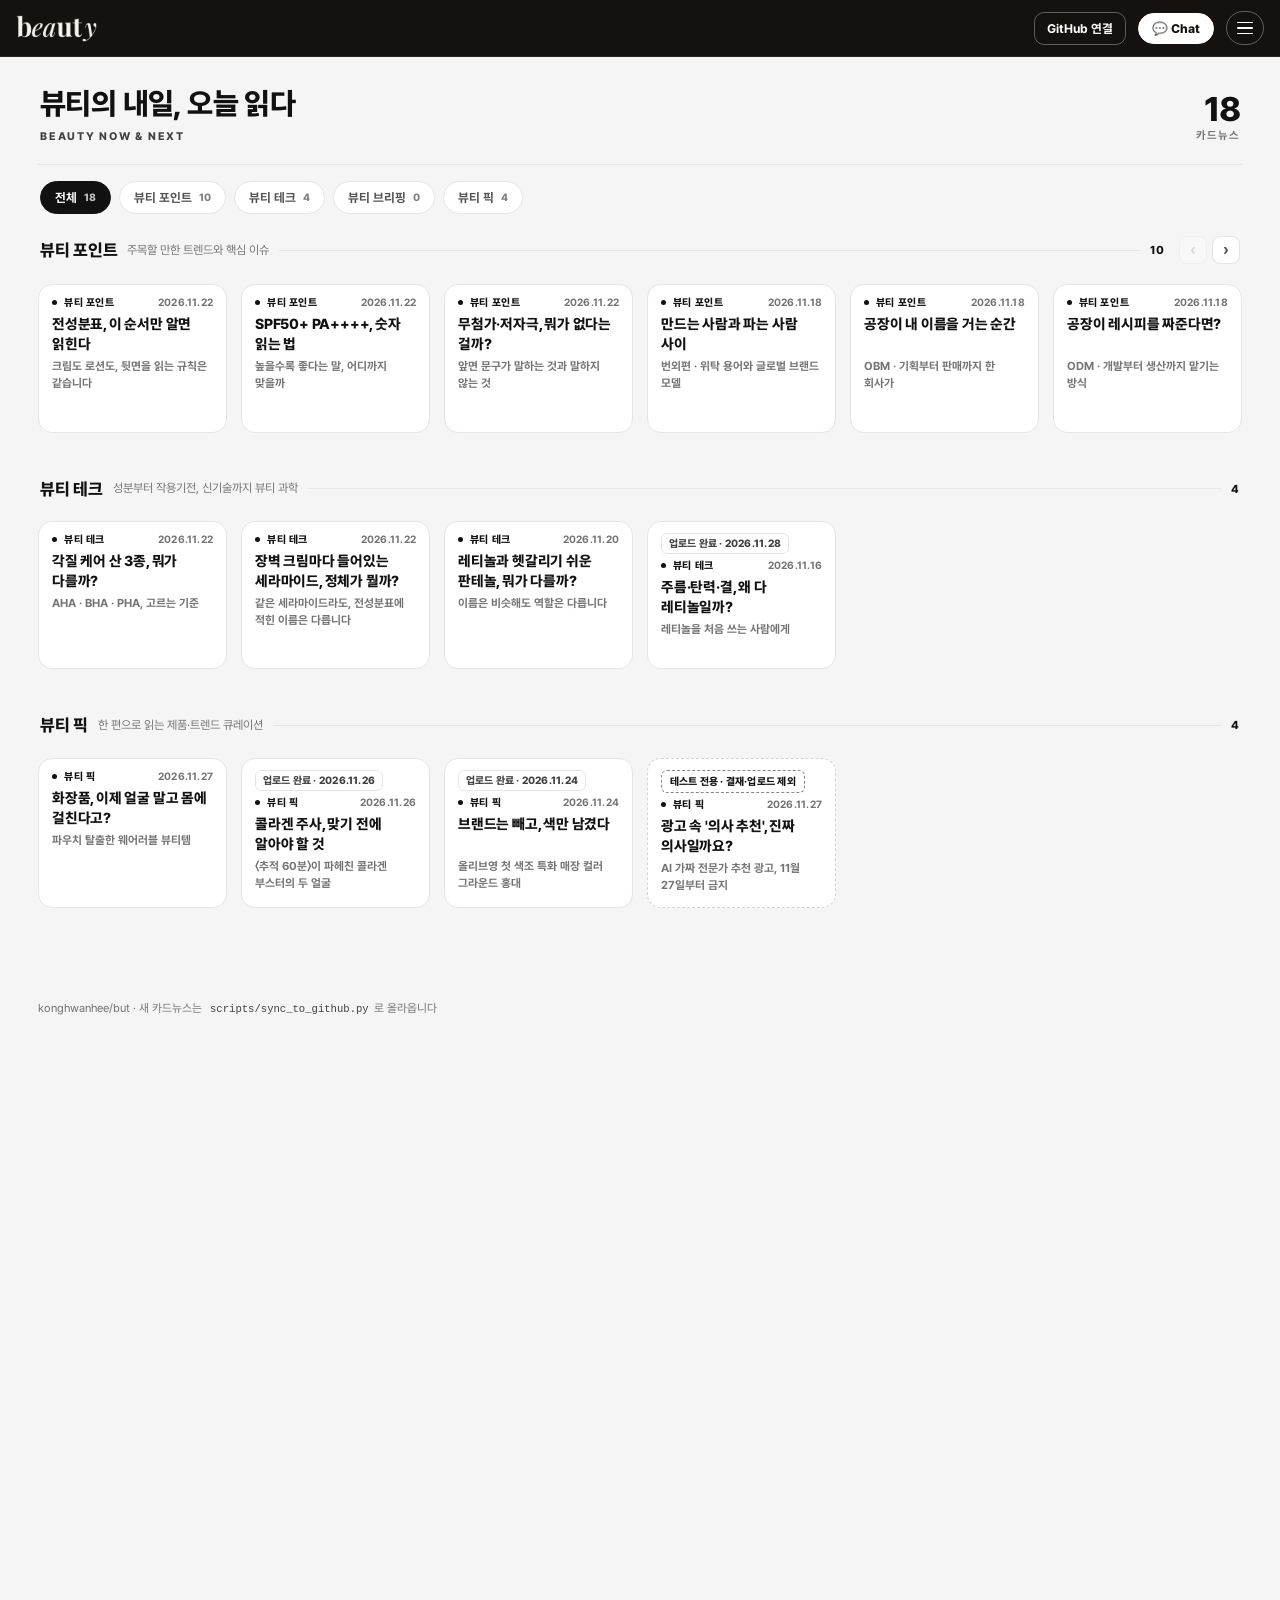
<file: index.html>
<!DOCTYPE html>
<html lang="ko">
<head>
<meta charset="utf-8">
<title>뷰티 카드뉴스 허브 · but</title>
<meta name="viewport" content="width=device-width, initial-scale=1, viewport-fit=cover">
<meta name="color-scheme" content="light">
<meta name="description" content="뷰티 포인트 · 뷰티 테크 · 뷰티 브리핑 · 뷰티 픽 카드뉴스를 한곳에서 보고, 문구를 고치고, PNG로 내려받고, GitHub에 저장·결재하는 허브.">
<link rel="icon" href="assets/beauty-favicon.png">
<meta name="theme-color" content="#15110E">
<meta http-equiv="Cache-Control" content="no-cache, no-store, must-revalidate">
<meta http-equiv="Pragma" content="no-cache">
<meta http-equiv="Expires" content="0">
<link rel="stylesheet" href="style.css?v=20261128a">
</head>
<body>

<!-- ============================================================ 홈 · 챕터별 표지 갤러리 -->
<div class="view" id="viewGallery">
  <header class="top">
    <h1 class="srOnly">but 뷰티 카드뉴스 허브</h1>
    <div class="brand">
      <img class="brandLogo" src="assets/beauty-logo-cream.png" alt="beauty" width="81" height="27">
    </div>
    <div class="headRight">
      <span class="ghChip" id="ghChipHome" hidden></span>
      <button class="ghost" id="btnPatHome" type="button">GitHub 연결</button>
      <button class="chatLink" type="button" data-chat-open aria-haspopup="dialog">💬 Chat</button>
      <button class="menuBtn" id="btnMenu" type="button" aria-label="메뉴" aria-haspopup="dialog"
        aria-expanded="false" aria-controls="menuDrawer" title="메뉴">
        <span class="menuIco" aria-hidden="true"><i></i><i></i><i></i></span>
        <span class="menuDot" aria-hidden="true"></span>
      </button>
    </div>
  </header>

  <main class="gallery">
    <section class="hero">
      <div class="heroHead">
        <h2>뷰티의 내일, 오늘 읽다</h2>
        <p class="heroSub"><span class="heroEn">BEAUTY NOW &amp; NEXT</span></p>
      </div>
      <div class="heroStat">
        <strong id="statDecks">–</strong>
        <span>카드뉴스</span>
      </div>
    </section>

    <nav class="chapters" id="chapters" aria-label="챕터 필터"></nav>
    <div class="filterNote" id="filterNote" role="status" hidden></div>

    <div id="sections" class="sections">
      <p class="empty">카드뉴스 목록을 불러오는 중입니다…</p>
    </div>
  </main>

  <footer class="foot">
    <span>konghwanhee/but · 새 카드뉴스는 <code>scripts/sync_to_github.py</code>로 올라옵니다</span>
    <button class="link patFoot" id="btnPatFoot" type="button" hidden>GitHub 연결 설정</button>
  </footer>
</div>

<!-- ============================================================ 상세 · 텍스트 수정 -->
<div class="view" id="viewEditor" hidden>
  <header class="top editor">
    <div class="edTop">
      <button class="ghost back" id="btnBack" type="button">← 갤러리</button>
      <div class="deckMeta">
        <strong id="deckTitle">카드뉴스</strong>
        <span id="deckSub"></span>
      </div>
      <span class="apStatus" id="deckStatus" hidden></span>
    </div>
    <div class="tools">
      <button class="ghost" id="btnPat" type="button">GitHub 연결</button>
      <button class="ghost" id="btnGhSave" type="button">GitHub에 저장</button>
      <button class="ghost approve" id="btnApprove" type="button" aria-pressed="false">결재</button>
      <button class="ghost" id="btnPngAll" type="button">전체 장표 PNG</button>
      <button class="solid" id="btnPng" type="button">현재 장표 PNG</button>
      <button class="ghost" id="btnJson" type="button">JSON 내보내기</button>
      <button class="ghost chatLinkGhost" type="button" data-chat-open aria-haspopup="dialog">💬 Chat</button>
    </div>
  </header>

  <main class="wrap">
    <nav class="tabs" id="tabs" aria-label="장표 선택"></nav>

    <section class="stage" id="stage">
      <div class="stageHead">
        <span id="stageTitle">표지</span>
        <span class="hint" id="stageHint">Enter로 직접 줄바꿈 · 자동 줄바꿈은 마침표·쉼표 기준</span>
        <button id="btnZoom" class="mini zoomBtn" type="button">크게 보기</button>
      </div>
      <div class="canvasBox" id="canvasBox">
        <canvas id="cv" width="1080" height="1350"></canvas>
      </div>
      <div class="stageFoot">
        <button id="btnPrev" class="ghost small" type="button">← 이전</button>
        <span id="pageInfo">1 / 1</span>
        <button id="btnNext" class="ghost small" type="button">다음 →</button>
      </div>
      <div class="zipRow">
        <button id="btnPatLink" class="link" type="button" hidden>GitHub 연결 설정</button>
        <button id="btnZip" class="link" type="button">전체를 ZIP 한 파일로 받기</button>
      </div>
    </section>

    <section class="panel" id="panel">
      <div class="panelHead">
        <span>고칠 곳</span>
        <button id="btnReset" class="link" type="button">원본으로 되돌리기</button>
      </div>
      <div class="panelBody" id="panelBody"></div>
    </section>
  </main>
</div>

<div class="toast" id="toast"></div>

<!-- ============================================================ 결재 2차 확인 -->
<div class="modal" id="cfmModal" hidden>
  <div class="modalCard cfm" role="dialog" aria-modal="true" aria-labelledby="cfmTitle">
    <h2 id="cfmTitle">결재</h2>
    <p id="cfmBody"></p>
    <div class="modalFoot">
      <span class="spacer"></span>
      <button id="cfmCancel" class="ghost" type="button">취소</button>
      <button id="cfmOk" class="solid" type="button">결재 확정</button>
    </div>
  </div>
</div>

<!-- ============================================================ GitHub 토큰 모달 -->
<div class="modal" id="patModal" hidden>
  <div class="modalCard">
    <h2>GitHub 연결 <span class="tag">저장용</span></h2>
    <p>이 저장소(<code>konghwanhee/but</code>)의 <b>Contents: Read and write</b> 권한만 가진 Fine-grained token을 넣으면, <b>GitHub에 저장</b> 버튼 한 번으로 <code>data/{id}.json</code>이 바로 커밋됩니다.</p>
    <p class="fine">토큰은 이 브라우저(localStorage)에만 저장되고 다른 곳으로 보내지 않습니다. 넣지 않아도 편집·PNG 저장·JSON 내보내기는 모두 동작합니다.</p>
    <input id="patInput" type="password" spellcheck="false" autocomplete="off" placeholder="github_pat_…">
    <div class="patState" id="patState"></div>
    <div class="modalFoot">
      <button id="btnPatForget" class="link" type="button">토큰 지우기</button>
      <span class="spacer"></span>
      <button id="btnPatCancel" class="ghost" type="button">닫기</button>
      <button id="btnPatSave" class="solid" type="button">연결하기</button>
    </div>
  </div>
</div>

<!-- ============================================================ ☰ 메뉴 드로어 -->
<div class="menuLayer" id="menuLayer" hidden>
  <div class="menuScrim" data-menu-close></div>
  <aside class="menuPanel" id="menuDrawer" role="dialog" aria-modal="true" aria-labelledby="menuTitle">
    <div class="menuHead">
      <h2 id="menuTitle">메뉴</h2>
      <button class="iconClose" id="menuClose" type="button" aria-label="메뉴 닫기" title="닫기 (Esc)">×</button>
    </div>
    <div class="menuBody">
      <!-- 1) 매거진 안내 — 메뉴 최상단 (2026-11-27 두 버튼: 매거진 소개 / 운영 규칙) -->
      <section class="menuSec menuSecLead">
        <h3>매거진 안내</h3>
        <div class="menuLeadBtns">
          <button class="menuItem noMk lead" id="btnIntro" type="button" aria-haspopup="dialog">
            <span class="nm">매거진 소개</span>
            <span class="ext" aria-hidden="true">›</span>
          </button>
          <button class="menuItem noMk lead" id="btnGuide" type="button" aria-haspopup="dialog">
            <span class="nm">운영 규칙</span>
            <span class="ext" aria-hidden="true">›</span>
          </button>
        </div>
      </section>
      <section class="menuSec">
        <h3>결재 · 발행 상태</h3>
        <div class="menuList" id="menuStatus"></div>
      </section>
      <section class="menuSec">
        <h3>챕터</h3>
        <div class="menuList" id="menuChapter"></div>
      </section>
      <section class="menuSec">
        <h3>바로가기</h3>
        <a class="menuItem noMk" href="https://www.instagram.com/butfriends/" target="_blank" rel="noopener">
          <span class="nm">@butfriends</span>
          <span class="ext">인스타그램 ↗</span>
        </a>
      </section>
      <p class="menuNote">표시된 숫자는 지금 선택한 조건에서 보이는 카드뉴스 수입니다. 테스트 항목은 결재·업로드 상태에서 빠집니다.</p>
    </div>
  </aside>
</div>

<!-- ============================================================ 매거진 안내 · 매거진 소개 -->
<div class="modal" id="introModal" hidden>
  <div class="modalCard guide" role="dialog" aria-modal="true" aria-labelledby="introTitle">
    <div class="guideHead">
      <h2 id="introTitle">매거진 안내 · 매거진 소개</h2>
      <button class="iconClose" id="introClose" type="button" aria-label="닫기" title="닫기 (Esc)">×</button>
    </div>
    <div class="guideBody">

      <!-- ── 01 매거진 소개 ─────────────────────────────────── -->
      <section class="gSec">
        <h3 class="gSecT"><span class="gNo">01</span>매거진 소개</h3>

        <div class="gIntro">
          <div class="gIntroTop">
            <span class="gHandle">@butfriends</span>
            <a class="gTag gLink" href="https://www.instagram.com/butfriends/" target="_blank" rel="noopener">바로가기 ↗</a>
          </div>
          <p class="gIntroTx">뷰티·코스메틱·더마·에스테틱 산업의 판도부터 성분·기술 원리, 데일리 산업 속보, 소비자 화제 이슈까지 — <b>4개 챕터</b>로 풀어내는 인사이트 매거진입니다.</p>
          <ul class="gIntroRoles">
            <li><b>BRIEF 브리핑</b><span>날짜별 뷰티 산업 속보를 중요도 순으로</span></li>
            <li><b>POINT 포인트</b><span>유통·제조·자본·글로벌, 산업 구조와 판도</span></li>
            <li><b>TECH 테크</b><span>성분·제형·전달체·기기의 원리와 기전</span></li>
            <li><b>PICK 픽</b><span>소비자 눈높이의 신제품·이슈 체크리스트</span></li>
          </ul>
        </div>
      </section>

      <!-- ── 02 함께 만드는 사람들 ──────────────────────────── -->
      <section class="gSec">
        <h3 class="gSecT"><span class="gNo">02</span>함께 만드는 사람들</h3>

        <div class="gPeople">
          <article class="gPerson">
            <header><span class="gWho">환희</span><span class="gRole">총괄 · 에디터</span></header>
            <p>매거진 방향성과 기획을 선정하고, 모든 카드뉴스의 최종 검수·결재를 맡는 담당자</p>
          </article>
          <article class="gPerson">
            <header><span class="gWho">삐꾸</span><span class="gRole">피클 · 매거진 관리</span></header>
            <p>뉴스·자료 수집과 2차 자체 팩트검증, 카드뉴스 제작·허브 업로드, 결재 즉시 <b>@butfriends</b> 단독 업로드를 담당</p>
          </article>
          <article class="gPerson">
            <header><span class="gWho">끼릿</span><span class="gRole">키링 · 검수 담당</span></header>
            <p>카드뉴스 내용·레이아웃 검수와 수정 요청, 브리핑 2차 검수를 담당</p>
          </article>
          <article class="gPerson">
            <header><span class="gWho">쁘이</span><span class="gRole">부이 · 허브 관리</span><span class="gRole">매거진 대행</span></header>
            <p>허브 총괄(15분 간격 점검), 채팅 요약·반영, 게시 후 검수, 포인트·테크·픽 주제 제안을 담당하고, 삐꾸·끼릿이 멈추면 모든 역할을 대행</p>
          </article>
        </div>
      </section>
    </div>
  </div>
</div>

<!-- ============================================================ 매거진 안내 · 운영 규칙 -->
<div class="modal" id="guideModal" hidden>
  <div class="modalCard guide" role="dialog" aria-modal="true" aria-labelledby="guideTitle">
    <div class="guideHead">
      <h2 id="guideTitle">매거진 안내 · 운영 규칙</h2>
      <button class="iconClose" id="guideClose" type="button" aria-label="닫기" title="닫기 (Esc)">×</button>
    </div>
    <div class="guideBody">

      <!-- ── 01 챕터별 상세 운영 규칙 ──────────────────────── -->
      <section class="gSec">
        <h3 class="gSecT"><span class="gNo">01</span>챕터별 상세 운영 규칙</h3>

        <!-- BRIEF -->
        <article class="gCh">
          <header class="gChHead">
            <span class="gBadge">BRIEF</span>
            <h4>날짜별 뷰티·에스테틱 산업 속보</h4>
          </header>
          <dl class="gKv">
            <div class="gRow"><dt>발행 일정</dt><dd>이번 주 휴재 후 <b>11/30(월) 10:00</b> 재개, 이후 평일 매일. 17:00 제작 → 17:30 전달 → 결재 즉시 5분 업로드</dd></div>
            <div class="gRow"><dt>제작 흐름</dt><dd>보도자료·기사 수집 → 3개 이상 매체 교차 검증 → 표지·목차·본문 제작 → <b>끼릿 교차 검수</b> → 삐꾸 재교차검증 보완 → 환희 결재 → 자동 업로드</dd></div>
            <div class="gRow"><dt>수집 구간</dt><dd>전날 17:00 ~ 당일 17:00<br>월요일은 금 17:00 ~ 월 17:00(주말분 포함)</dd></div>
            <div class="gRow"><dt>주제 바운더리</dt><dd class="gChips"><span>마운자로·GLP-1</span><span>코스메틱</span><span>EBD·에스테틱</span><span>피부과 이슈</span><span>올리브영·유통</span><span>더마 코스메틱</span><span>국내 뷰티 이슈</span><span>해외 트렌드</span></dd></div>
            <div class="gRow"><dt>건수·장수</dt><dd>10건 위아래로 유연 편성(6~18건). 인스타 최대 20장 한도 안에서 표지·목차 제외 <b>본문 최대 18건</b></dd></div>
            <div class="gRow"><dt>장수·규격</dt><dd>1080×1350(4:5) · 1p 표지 → C3 인덱스 목차(<code>DAILY BRIEFING</code>) → B3 본문</dd></div>
            <div class="gRow"><dt>디자인·문체</dt><dd>날짜로만 <code>YYYY-MM-DD</code>, 호수 없음. 표지는 공식 보도사진 풀블리드 흑백에 진행 바·점 없음 / 본문은 가로 진행 바 + 실선 선형 그래프. 본문 3~4줄·줄당 약 40자·29px 통일, 반론·후속은 <b>덧붙이는 말 · {반론/후속/보완/유의/용어}</b></dd></div>
            <div class="gRow"><dt>금지·유의</dt><dd>가격·할인율 표기 금지, 같은 뉴스는 새 사실·반론이 있을 때만 재수록, 지난 호 사진 재사용 금지</dd></div>
          </dl>
        </article>

        <!-- POINT -->
        <article class="gCh">
          <header class="gChHead">
            <span class="gBadge">POINT</span>
            <h4>유통·제조·자본·글로벌 산업 구조 해설</h4>
          </header>
          <dl class="gKv">
            <div class="gRow"><dt>발행 일정</dt><dd>월·수·금 <b>08:00</b>. 4부작 주에는 토 08:00 발행분 포함, 그 주 테크는 휴재</dd></div>
            <div class="gRow"><dt>제작 흐름</dt><dd>토 10:00 쁘이가 다다음 주 발행분 <b>3~4편</b> 제안 → 환희 선정 → 토·일 일괄 제작·2차 검증 → 끼릿 검수·보완 → 결재 대기</dd></div>
            <div class="gRow"><dt>주제 바운더리</dt><dd class="gChips"><span>유통·제조·법규/라벨</span><span>에스테틱·병의원 비즈니스 판도</span><span>자본·M&amp;A·기업 전략</span><span>글로벌·수출</span><span>메가 트렌드·마케팅 구조</span></dd></div>
            <div class="gRow"><dt>장수·규격</dt><dd>1080×1350(4:5) · 1p 표지 + 2p~ 본문 · 1부작~4부작, 날짜·목차 없음</dd></div>
            <div class="gRow"><dt>디자인·문체</dt><dd>블랙·화이트·키컬러(그레이 금지), 상단 컬러 블록 2분할 표지 + 연출컷 풀블리드. 3~4열 비교표는 여백 28~56px 준수, 제형·성분·작용기전 이미지 생성 가능</dd></div>
            <div class="gRow"><dt>금지·유의</dt><dd>가격·할인율 표기 금지, 특정 브랜드 과도한 부정 반응 금지, 표지 제목은 환희 님이 준 문장 그대로</dd></div>
          </dl>
        </article>

        <!-- TECH -->
        <article class="gCh">
          <header class="gChHead">
            <span class="gBadge">TECH</span>
            <h4>성분·제형·기기 원리 및 기전 심층</h4>
          </header>
          <dl class="gKv">
            <div class="gRow"><dt>발행 일정</dt><dd>토 <b>08:00</b> — 포인트 4부작 주는 휴재</dd></div>
            <div class="gRow"><dt>제작 흐름</dt><dd>토 10:00 쁘이 제안 → 환희 선정 → 주말 일괄 제작·2차 검증 → 검수·보완 → 결재 대기</dd></div>
            <div class="gRow"><dt>주제 바운더리</dt><dd>핵심 성분·제형·전달체·EBD 기기·바이오 소재·제약 기반 더마의 <b>원리·기전·물성</b> 심층 해설. 시장·유통 구조를 다루는 포인트와 명확히 구분</dd></div>
            <div class="gRow"><dt>장수·규격</dt><dd>1080×1350(4:5) · 1p 표지 + 2p~ 본문</dd></div>
            <div class="gRow"><dt>디자인·문체</dt><dd>블랙·화이트·키컬러, 솔리드 키컬러 표지 + 네모박스 없는 중앙 비주얼. 본문은 <b>미니멀 2D 도해</b>와 공식 누끼컷</dd></div>
            <div class="gRow"><dt>금지·유의</dt><dd>AI 티 나는 복잡한 렌더 금지, 제형·점성 이미지는 식약처 성상·공식 설명으로 먼저 검증 후 사용</dd></div>
          </dl>
        </article>

        <!-- PICK -->
        <article class="gCh">
          <header class="gChHead">
            <span class="gBadge">PICK</span>
            <h4>소비자 눈높이 신제품·이슈 체크리스트</h4>
          </header>
          <dl class="gKv">
            <div class="gRow"><dt>발행 일정</dt><dd>수시(비정기) — 결재 즉시 5분 업로드</dd></div>
            <div class="gRow"><dt>제작 흐름</dt><dd>쁘이 수시 모니터링 제안 → 환희 선정 → 제작·2차 검증 → 검수 → 결재 → 자동 업로드</dd></div>
            <div class="gRow"><dt>주제 바운더리</dt><dd>B2C 신제품·팝업·소비자 안전·협찬/광고. <b>브리핑에서 다뤘지만 포인트로 풀기엔 가볍고 넘기기 아쉬운 이슈</b>를 소비자 눈높이·체크리스트로 전환</dd></div>
            <div class="gRow"><dt>장수·규격</dt><dd>1080×1350(4:5) · 표지 + 본문 6~8장</dd></div>
            <div class="gRow"><dt>디자인·문체</dt><dd>영한 네모 스티커·체크카드 톤. 표지는 <b>사진 풀블리드</b>(머리글 흰색, 하단 어두운 띠 위에 제목·본문·태그, 맨 아래 <code>사진 · 출처</code> 한 줄). 출처는 수치·표·공식 사진 장표에 짧게, 반응 스티커는 출처 없이 넣는 연출이며, 마지막 장은 <b>진행 바 없이</b> <code>SOURCES</code></dd></div>
            <div class="gRow"><dt>금지·유의</dt><dd>저장·댓글 유도 CTA 금지, 가격·할인율 금지, 부정적으로 언급된 브랜드는 해시태그·노출 최소화</dd></div>
          </dl>
        </article>
      </section>

      <!-- ── 02 공통 검증 · 캡션 · 자동 업로드 규칙 ────────── -->
      <section class="gSec">
        <h3 class="gSecT"><span class="gNo">02</span>공통 검증 · 캡션 · 자동 업로드 규칙</h3>

        <ul class="gRules">
          <li>
            <span class="gRuleT">2차 자체 팩트검증</span>
            <p>3개 이상 매체 · 공식 자료 · 식약처/DART 공시를 교차 확인합니다. 가격·미확인 수치·과장 표현은 싣지 않고, 모호하거나 근거가 엇갈리는 자료는 <b>완료 후 보고</b>에 함께 알립니다.</p>
          </li>
          <li>
            <span class="gRuleT">금지 사항</span>
            <p>가격·할인율·의료기관 가격 광고 금지, 저장/댓글 질문 유도 CTA 금지, AI 보고체(<code>확인되지 않습니다</code> 등) 배제.</p>
          </li>
          <li>
            <span class="gRuleT">캡션 규격</span>
            <p>친근한 혼용체로 <b>제목 1줄 + 빈 줄 + 요약 2~3줄 + 빈 줄 + 구체적 해시태그 2~3개</b>. 일반어 해시태그는 빼고 브랜드·성분·고유 주제만 씁니다.</p>
          </li>
          <li>
            <span class="gRuleT">자동 감지 · 업로드</span>
            <p>결재(<code>approved: true</code>) 후 <b>삐꾸 단독 5분 자동 감지</b>로 @butfriends에 올립니다. 당일 08:00 이후 결재하면 즉시 업로드합니다. 업로드는 삐꾸 몫이고, 삐꾸가 멈춰 있을 때만 쁘이가 대행합니다(아래 03).</p>
          </li>
        </ul>
      </section>

      <!-- ── 03 역할 분담 · 대행 모드 ───────────────────────── -->
      <section class="gSec">
        <h3 class="gSecT"><span class="gNo">03</span>역할 분담 · 대행 모드</h3>

        <ul class="gRules">
          <li>
            <span class="gRuleT">누가 무엇을 하나</span>
            <p><b>쁘이</b>는 허브 총괄(15분 점검·채팅 요약과 반영·게시 후 검수)과 포인트·테크·픽 주제 제안을, <b>삐꾸</b>는 제작·게시 전 업무·결재 후 인스타 업로드를, <b>끼릿</b>은 내용·레이아웃 검수와 수정 요청을 맡습니다. 주제 선정·최종 검수·결재·게시·삭제·규칙 변경·사진 크레딧 정책은 <b>환희 님</b>이 결정합니다.</p>
          </li>
          <li>
            <span class="gRuleT">매거진 대행</span>
            <p>삐꾸나 끼릿이 <b>채팅을 1시간 넘게 확인하지 않으면</b> 멈춘 것으로 보고 쁘이가 그 역할을 대신합니다. 정기 복구는 끼릿 <b>00:00</b>, 삐꾸 <b>04:00</b>이고, 복구되면 대행은 끝납니다. 쁘이가 대신한 검수는 삐꾸가 한 번 더 확인합니다.</p>
          </li>
          <li>
            <span class="gRuleT">업로드 겹침 방지</span>
            <p>업로드는 시작 전에 선점을 먼저 기록하고 채팅에 남겨, 같은 덱이 두 번 올라가지 않게 합니다. 삐꾸가 올리는 중이면 쁘이는 기다리고, 선점 후 <b>60분</b>이 지나도 게시 기록이 없을 때만 이어받습니다.</p>
          </li>
        </ul>
      </section>
    </div>
  </div>
</div>

<script src="app.js?v=20261128a"></script>

<!-- ============================================================ 공용 채팅 팝업 (페이지 안에서 열림) -->
<div class="chatModal" id="chatModal" hidden>
  <div class="chatBackdrop" data-chat-close></div>
  <section class="chatPanel" role="dialog" aria-modal="true" aria-label="공용 채팅">
    <div class="chatBar">
      <h2><img class="chatBarLogo" src="assets/beauty-logo-cream.png" alt="beauty" width="54" height="18"><span>공용 채팅</span></h2>
      <span class="chatHint"><img src="chat/assets/kkirit-avatar.png" alt=""><img src="chat/assets/ppikku-avatar.png" alt="">끼릿 · 삐꾸 · 환희</span>
      <button class="chatClose" id="chatClose" type="button" aria-label="채팅 닫기" title="닫기 (Esc)">×</button>
    </div>
    <iframe class="chatFrame" id="chatFrame" title="공용 채팅" referrerpolicy="same-origin"></iframe>
  </section>
</div>

<script>
/* 채팅 팝업: 버튼을 누르면 페이지를 떠나지 않고 이 창 안에서 연다. */
(function () {
  var modal = document.getElementById('chatModal');
  var frame = document.getElementById('chatFrame');
  var closeBtn = document.getElementById('chatClose');
  var BUILD = '20261128a';
  var SRC = './chat/?embed=1&v=' + BUILD;
  if (!modal || !frame) return;

  function post(msg) {
    try { if (frame.contentWindow) frame.contentWindow.postMessage(msg, location.origin); } catch (err) { }
  }
  function openChat() {
    if (!frame.getAttribute('src')) frame.setAttribute('src', SRC);
    modal.hidden = false;
    document.body.classList.add('chatOpen');
    post('agentchat:resume');
    try { closeBtn.focus({ preventScroll: true }); } catch (e) { closeBtn.focus(); }
  }
  function closeChat() {
    post('agentchat:pause');
    modal.hidden = true;
    document.body.classList.remove('chatOpen');
    var last = document.querySelector('[data-chat-open]');
    if (last) { try { last.focus({ preventScroll: true }); } catch (e) { } }
  }

  Array.prototype.forEach.call(document.querySelectorAll('[data-chat-open]'), function (b) {
    b.addEventListener('click', openChat);
  });
  /* 팝업 안(iframe)에 포커스가 있어도 Esc로 닫힌다 — 같은 출처라 안쪽 문서에 직접 건다. */
  frame.addEventListener('load', function () {
    if (!modal.hidden) post('agentchat:resume');
    try {
      frame.contentDocument.addEventListener('keydown', function (e) {
        if (e.key === 'Escape') closeChat();
      });
    } catch (err) { }
  });
  closeBtn.addEventListener('click', closeChat);
  modal.addEventListener('click', function (e) {
    if (e.target && e.target.hasAttribute && e.target.hasAttribute('data-chat-close')) closeChat();
  });
  document.addEventListener('keydown', function (e) {
    if (e.key === 'Escape' && !modal.hidden) closeChat();
  });

  /* 아이폰에서 키보드가 올라오면 팝업 아랫부분(입력창)이 가려지지 않게 높이를 맞춘다. */
  var vv = window.visualViewport;
  if (vv) {
    var fitKeyboard = function () {
      var panel = modal.querySelector('.chatPanel');
      if (!panel) return;
      var gap = window.innerHeight - vv.height;
      if (!modal.hidden && gap > 120) {
        panel.style.height = Math.max(260, vv.height - 12) + 'px';
        panel.style.marginBottom = gap + 'px';
      } else {
        panel.style.height = '';
        panel.style.marginBottom = '';
      }
    };
    vv.addEventListener('resize', fitKeyboard);
    vv.addEventListener('scroll', fitKeyboard);
  }
})();
</script>
</body>
</html>
</file>
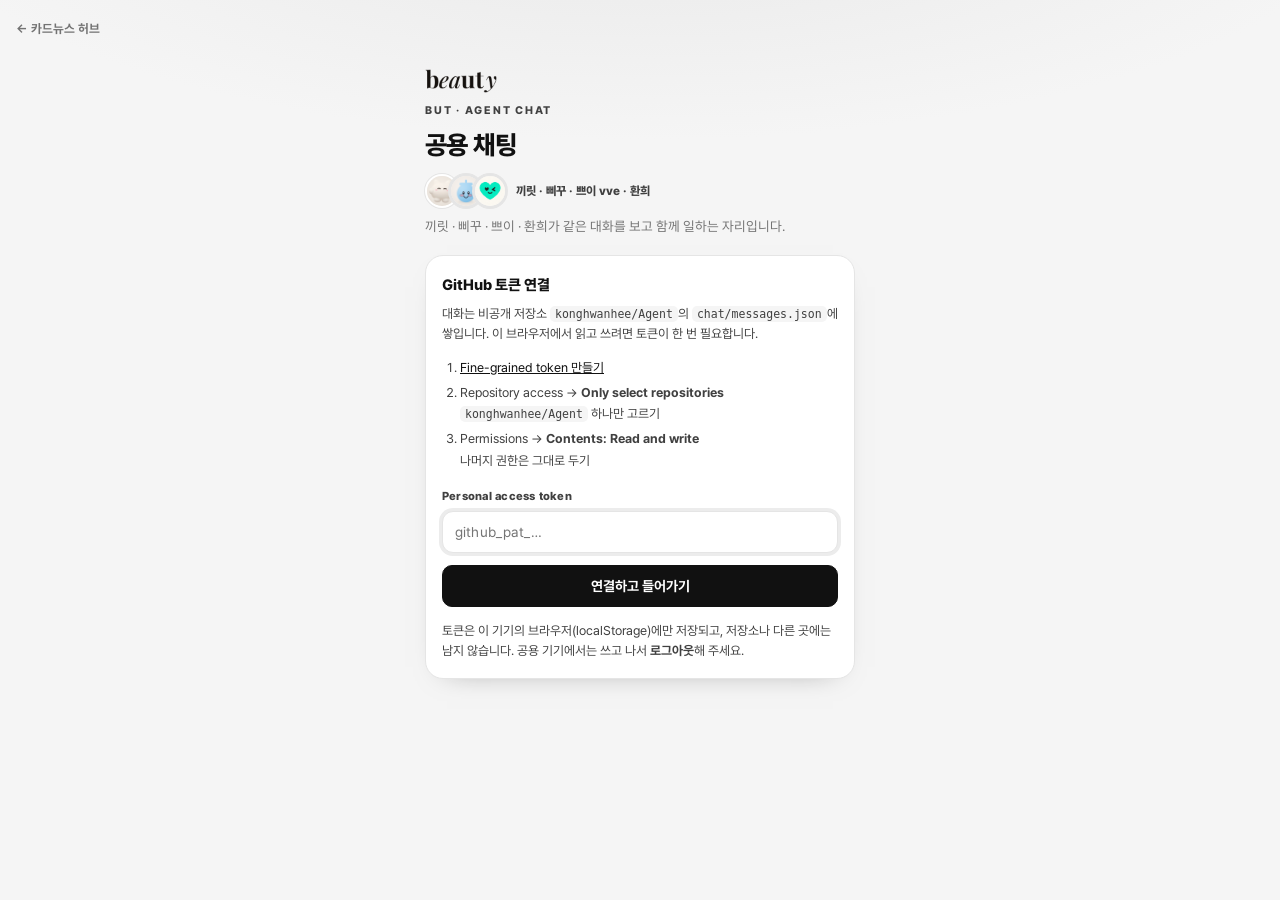
<file: chat/index.html>
<!DOCTYPE html>
<html lang="ko">
<head>
<meta charset="utf-8">
<title>공용 채팅 · but Agent</title>
<meta name="viewport" content="width=device-width, initial-scale=1, viewport-fit=cover">
<meta name="color-scheme" content="light">
<meta name="robots" content="noindex">
<meta name="description" content="끼릿 · 삐꾸 · 쁘이 · 환희가 함께 쓰는 공용 채팅. 대화 기록은 비공개 저장소 konghwanhee/Agent의 chat/messages.json에 쌓입니다.">
<link rel="icon" href="../assets/beauty-favicon.png">
<meta name="theme-color" content="#15110E">
<meta http-equiv="Cache-Control" content="no-cache, no-store, must-revalidate">
<meta http-equiv="Pragma" content="no-cache">
<meta http-equiv="Expires" content="0">
<link rel="stylesheet" href="style.css?v=20261128a">
<script>
/* 라이브 점검용: 페이지에서 난 스크립트 오류를 모아 둔다(사용자에게는 보이지 않음). */
window.__chatErrors = [];
window.addEventListener('error', function (e) { window.__chatErrors.push(String((e && e.message) || e)); });
window.addEventListener('unhandledrejection', function (e) { window.__chatErrors.push('promise: ' + String((e && e.reason && e.reason.message) || (e && e.reason))); });
</script>
</head>
<body>

<!-- ============================================================ 토큰 연결 -->
<section class="login" id="loginView">
  <div class="loginHead">
    <a class="backLink" href="../">← 카드뉴스 허브</a>
  </div>
  <div class="loginCard">
    <img class="loginLogo" src="../assets/beauty-logo-dark.png" alt="beauty" width="99" height="33">
    <p class="loginEyebrow">BUT · AGENT CHAT</p>
    <h1>공용 채팅</h1>
    <div class="leadCrew">
      <span class="avatar keyring"><img src="assets/kkirit-avatar.png" alt="끼릿"></span>
      <span class="avatar pickle"><img src="assets/ppikku-avatar.png" alt="삐꾸"></span>
      <span class="avatar vve"><img src="assets/ppui-avatar.jpg" alt="쁘이"></span>
      <span class="leadCrewName">끼릿 · 삐꾸 · 쁘이 vve · 환희</span>
    </div>
    <p class="loginLead">끼릿 · 삐꾸 · 쁘이 · 환희가 같은 대화를 보고 함께 일하는 자리입니다.</p>

    <div class="loginBox">
      <h2>GitHub 토큰 연결</h2>
      <p>대화는 비공개 저장소 <code>konghwanhee/Agent</code>의 <code>chat/messages.json</code>에 쌓입니다. 이 브라우저에서 읽고 쓰려면 토큰이 한 번 필요합니다.</p>
      <ol class="steps">
        <li><a href="https://github.com/settings/personal-access-tokens/new" target="_blank" rel="noopener noreferrer">Fine-grained token 만들기</a></li>
        <li>Repository access → <b>Only select repositories</b><br><code>konghwanhee/Agent</code> 하나만 고르기</li>
        <li>Permissions → <b>Contents: Read and write</b><br>나머지 권한은 그대로 두기</li>
      </ol>
      <label class="field">
        <span class="fieldLabel">Personal access token</span>
        <input id="tokenInput" type="password" inputmode="text" autocomplete="off" spellcheck="false" placeholder="github_pat_…">
      </label>
      <button class="primary" id="btnConnect" type="button">연결하고 들어가기</button>
      <button class="ghost" id="btnLogout" type="button" hidden>로그아웃 (저장된 토큰 지우기)</button>
      <button class="ghost" id="btnCancelLogin" type="button" hidden>← 채팅으로 돌아가기</button>
      <p class="loginMsg" id="loginMsg" role="status"></p>
      <p class="loginNote">토큰은 이 기기의 브라우저(localStorage)에만 저장되고, 저장소나 다른 곳에는 남지 않습니다. 공용 기기에서는 쓰고 나서 <b>로그아웃</b>해 주세요.</p>
    </div>
  </div>
</section>

<!-- ============================================================ 채팅 -->
<section class="app" id="chatView" hidden>
  <header class="top">
    <a class="backLink" href="../">← 허브</a>
    <div class="topPair" aria-hidden="true">
      <img src="assets/kkirit-avatar.png" alt="">
      <img src="assets/ppikku-avatar.png" alt="">
      <img src="assets/ppui-avatar.jpg" alt="">
    </div>
    <div class="topTitle">
      <h1>공용 채팅</h1>
      <span class="topSub" id="syncInfo">불러오는 중…</span>
    </div>
    <div class="topAct">
      <button class="iconBtn" id="btnRefresh" type="button" aria-label="지금 새로고침" title="지금 새로고침">↻</button>
      <button class="iconBtn wide danger" id="btnClearAll" type="button" aria-label="대화 전체 삭제" title="대화 전체 삭제">전체 삭제</button>
    </div>
  </header>

  <div class="filterbar" id="filterbar">
    <div class="filters" id="filters" aria-label="덱별 보기"></div>
  </div>

  <main class="list" id="list" aria-live="polite"></main>

  <form class="composer" id="composer" autocomplete="off">
    <div class="composerTop">
      <div class="seg" id="senderSeg" role="group" aria-label="말하는 사람">
        <button type="button" data-sender="hwanhee" class="on">환희</button>
        <button type="button" data-sender="keyring"><img class="chipAv" src="assets/kkirit-avatar.png" alt="">끼릿</button>
        <button type="button" data-sender="pickle"><img class="chipAv" src="assets/ppikku-avatar.png" alt="">삐꾸</button>
        <button type="button" data-sender="vve"><img class="chipAv" src="assets/ppui-avatar.jpg" alt="">쁘이</button>
      </div>
    </div>
    <div class="composerMid">
      <select id="chapterSel" aria-label="챕터 선택">
        <option value="">선택 안 함 (일반)</option>
        <option value="briefing">뷰티 브리핑</option>
        <option value="point">뷰티 포인트</option>
        <option value="tech">뷰티 테크</option>
        <option value="pick">뷰티 픽</option>
      </select>
      <select id="deckSel" aria-label="호수 또는 일자 선택" disabled>
        <option value="">일반 대화</option>
      </select>
    </div>
    <div class="composerDirect" id="directWrap" hidden>
      <input id="deckInput" placeholder="deck_id 직접 입력" spellcheck="false" autocomplete="off" autocapitalize="off">
    </div>
    <div class="composerRow">
      <textarea id="msgInput" rows="1" placeholder="메시지를 입력하세요" enterkeyhint="enter"></textarea>
      <button class="send" id="btnSend" type="submit">전송</button>
    </div>
  </form>
</section>

<div class="toast" id="toast" role="status"></div>

<script src="app.js?v=20261128a"></script>
</body>
</html>
</file>
<file: style.css>
/* =============================================================================
   뷰티 카드뉴스 허브 · konghwanhee/but
   홈(챕터별 표지 갤러리) + 상세(텍스트 수정 · PNG · GitHub 저장)
   ============================================================================= */
@font-face{font-family:Pretendard;src:url("assets/fonts/Pretendard-Regular.woff2") format("woff2");font-weight:400;font-style:normal;font-display:swap}
@font-face{font-family:Pretendard;src:url("assets/fonts/Pretendard-Medium.woff2") format("woff2");font-weight:500;font-style:normal;font-display:swap}
@font-face{font-family:Pretendard;src:url("assets/fonts/Pretendard-Bold.woff2") format("woff2");font-weight:700;font-style:normal;font-display:swap}
@font-face{font-family:Pretendard;src:url("assets/fonts/Pretendard-ExtraBold.woff2") format("woff2");font-weight:800;font-style:normal;font-display:swap}

:root{
  /* 팔레트: 블랙 · 화이트 · 그레이 (2026-11-27 버건디 제거)
     스와치 — #15110E(상단 검정띠 · beauty 로고 바탕) / #111111 / #404040 / #737373 /
              #E5E5E5 / #F5F5F5 / #FFFFFF, 로고 크림 #F6F3EE */
  --ink:#111111; --muted:#737373; --line:#e5e5e5; --bg:#f5f5f5; --card:#ffffff;
  --accent:#111111; --accent-strong:#000000; --accent-2:#404040;
  --accent-line:#e5e5e5; --tint:#f5f5f5; --soft:#fafafa; --radius:14px;
  --bar:#15110E; --bar-ink:#ffffff; --bar-muted:#b8b4ae; --cream:#f6f3ee;
  --font:Pretendard,"Apple SD Gothic Neo","Noto Sans KR","Malgun Gothic",system-ui,-apple-system,sans-serif;
}
*{box-sizing:border-box}
[hidden]{display:none!important}
html,body{margin:0;padding:0}
body{
  font-family:var(--font); color:var(--ink); background:var(--bg);
  -webkit-font-smoothing:antialiased; font-size:14px; line-height:1.45;
  padding-bottom:env(safe-area-inset-bottom);
}
::selection{background:rgba(17,17,17,.16)}
button,select,textarea,input{font-family:inherit;font-size:inherit;color:inherit}
code{font-family:ui-monospace,SFMono-Regular,Menlo,monospace;font-size:.92em;background:var(--tint);color:#404040;padding:1px 5px;border-radius:5px}
img{max-width:100%}
.view[hidden]{display:none}
.srOnly{position:absolute;width:1px;height:1px;margin:-1px;padding:0;overflow:hidden;
  clip:rect(0 0 0 0);clip-path:inset(50%);white-space:nowrap;border:0}

/* ---------- top bar: 검정띠 (2026-11-27) ---------- */
.top{
  position:sticky; top:0; z-index:30; display:flex; flex-wrap:wrap; gap:12px;
  align-items:center; justify-content:space-between;
  padding:11px 16px; background:var(--bar); color:var(--bar-ink);
  border-bottom:1px solid rgba(255,255,255,.09);
}
.brand{display:flex; align-items:center; gap:10px; min-width:0}
.brandLogo{height:27px;width:auto;display:block;flex:0 0 auto}
.headRight{display:flex;align-items:center;gap:12px;margin-left:auto;min-width:0;flex-wrap:wrap;justify-content:flex-end}
.tools{display:flex;gap:6px;align-items:center;flex-wrap:wrap}
button{border-radius:10px; border:1px solid transparent; padding:8px 12px; font-size:12.5px;
  font-weight:700; cursor:pointer; transition:background .15s, border-color .15s, transform .05s; white-space:nowrap}
button:active{transform:translateY(1px)}
button.solid{background:var(--accent);border-color:var(--accent);color:#fff}
button.solid:hover{background:var(--accent-strong);border-color:var(--accent-strong)}
button.solid.danger{background:#111111;border-color:#111111}
button.solid.danger:hover{background:#000000;border-color:#000000}
button.ghost{background:var(--card);border-color:var(--line);color:var(--ink)}
button.ghost:hover{border-color:#d4d4d4}
button:focus-visible,select:focus-visible{outline:2px solid var(--accent);outline-offset:2px}
/* 검정띠 안의 버튼 — 화이트 테두리 / 화이트 글자, 눌린 상태는 화이트 반전 */
.top button.ghost{background:transparent;border-color:rgba(255,255,255,.32);color:#fff}
.top button.ghost:hover{background:rgba(255,255,255,.12);border-color:rgba(255,255,255,.55)}
.top button.ghost:focus-visible{outline-color:#fff}
.top button.solid{background:#fff;border-color:#fff;color:var(--bar)}
.top button.solid:hover{background:var(--cream);border-color:var(--cream);color:#000}
.top button.solid.danger{background:#fff;border-color:#fff;color:var(--bar)}
.top button.solid.danger:hover{background:var(--cream);border-color:var(--cream)}
/* GitHub에 저장 · 저장 안 된 변경이 있을 때만 화이트로 켜진다 */
#btnGhSave{color:#fff;border-color:rgba(255,255,255,.32);background:transparent}
#btnGhSave:hover{background:rgba(255,255,255,.12);border-color:rgba(255,255,255,.55)}
#btnGhSave.dirty{background:#fff;border-color:#fff;color:var(--bar)}
#btnGhSave.dirty:hover{background:var(--cream);border-color:var(--cream)}
/* 결재 · 결재 전에는 외곽선, 결재 뒤에는 화이트 반전 */
#btnApprove{color:#fff;border-color:rgba(255,255,255,.32);background:transparent}
#btnApprove:hover{background:rgba(255,255,255,.12);border-color:rgba(255,255,255,.55)}
#btnApprove.approved{background:#fff;border-color:#fff;color:var(--bar)}
#btnApprove.approved:hover{background:var(--cream);border-color:var(--cream)}
button.small{padding:6px 10px;font-size:12px}
button.link{background:none;border:none;color:var(--muted);text-decoration:underline;text-underline-offset:2px;padding:2px 0;font-weight:600}
button[disabled]{opacity:.5;cursor:default}
.ghChip{
  display:inline-flex; align-items:center; gap:6px; font-size:11.5px; font-weight:700; color:#fff;
  background:rgba(255,255,255,.10); border:1px solid rgba(255,255,255,.24); border-radius:999px; padding:5px 10px;
}
.ghChip.off{color:var(--bar-muted);background:rgba(255,255,255,.05);border-color:rgba(255,255,255,.16)}

/* ---------- 홈 : 히어로 ---------- */
.gallery{max-width:1240px;margin:0 auto;padding:22px 18px 40px}
.hero{
  display:flex; align-items:flex-end; justify-content:space-between; gap:20px;
  padding:6px 2px 20px; border-bottom:1px solid var(--line);
}
.eyebrow{margin:0 0 6px;font-size:11px;font-weight:800;letter-spacing:.14em;color:var(--accent);text-transform:none}
.eyebrow .mark{letter-spacing:.02em}
.heroHead h2{margin:0;font-size:30px;line-height:1.2;font-weight:800;letter-spacing:-.6px}
.heroSub{margin:8px 0 0;max-width:56ch;color:#525252;font-size:13px;line-height:1.6}
.heroSub .heroEn{display:block;margin:0;font-size:11px;font-weight:800;letter-spacing:.16em;line-height:1.4;color:var(--accent-2)}
.heroStat{display:flex;flex-direction:column;align-items:flex-end;gap:2px;flex:0 0 auto}
.heroStat strong{font-size:34px;font-weight:800;letter-spacing:-1px;line-height:1}
.heroStat span{font-size:11px;font-weight:700;color:var(--muted);letter-spacing:.08em}

/* ---------- 홈 : 챕터 필터 ---------- */
.chapters{display:flex;gap:8px;overflow-x:auto;padding:16px 2px 4px;scrollbar-width:thin}
.chip{
  flex:0 0 auto; display:inline-flex; align-items:center; gap:7px;
  background:var(--card); border:1px solid var(--line); border-radius:999px;
  padding:8px 14px; font-size:12.5px; font-weight:700; color:#525252;
}
.chip:hover{border-color:#d4d4d4}
.chip.on{background:var(--accent);border-color:var(--accent);color:#fff}
.chip .cnt{font-size:10.5px;font-weight:800;opacity:.75}

/* ---------- 홈 : 챕터 섹션 + 카드 갤러리 ----------
   데스크톱(≥721px) 6열 가로스크롤 · 모바일(≤720px) 2열 × 2행 + 페이지네이션 */
.sections{padding-top:18px}
.chapter{margin:0 0 34px}
.chapterHead{display:flex;align-items:center;gap:10px;margin:0 2px 12px;flex-wrap:wrap}
.chapterHead h3{margin:0;font-size:17px;font-weight:800;letter-spacing:-.3px}
.chapterHead .desc{font-size:12px;color:var(--muted);min-width:0;overflow:hidden;text-overflow:ellipsis;white-space:nowrap}
.chapterHead .rule{flex:1 1 40px;height:1px;background:var(--line);min-width:20px}
.chapterHead .n{font-size:11.5px;font-weight:800;color:var(--accent);letter-spacing:.06em}
.grid{display:grid;gap:14px;grid-template-columns:repeat(auto-fill,minmax(210px,1fr))}

/* 가로스크롤 화살표 (챕터 헤더 우측) */
.railNav{display:flex;gap:5px;margin-left:4px;flex:0 0 auto;align-items:center}
.railBtn{
  width:28px;height:28px;padding:0;display:inline-flex;align-items:center;justify-content:center;
  background:var(--card);border:1px solid var(--line);border-radius:8px;
  color:#525252;font-size:16px;font-weight:700;line-height:1;
}
.railBtn:hover{background:var(--tint);border-color:var(--accent-line);color:var(--accent)}
.railBtn[disabled]{opacity:.34;cursor:default;background:var(--card);border-color:var(--line);color:#a3a3a3}

/* 데스크톱 : 6열 가로스크롤 레일 */
.rail{position:relative;min-width:0}
.railTrack{
  display:grid;grid-auto-flow:column;
  grid-auto-columns:calc((100% - 14px * 5) / 6);
  gap:14px;
  overflow-x:auto;overflow-y:hidden;
  scroll-snap-type:x proximity;
  scroll-behavior:smooth;
  overscroll-behavior-x:contain;
  -webkit-overflow-scrolling:touch;
  scrollbar-width:thin;
  scrollbar-color:var(--accent-line) transparent;
  padding:8px 0 10px;
}
.railTrack>.card{scroll-snap-align:start}
.railTrack:focus-visible{outline:2px solid var(--accent);outline-offset:3px;border-radius:8px}
.railTrack::-webkit-scrollbar{height:6px}
.railTrack::-webkit-scrollbar-thumb{background:var(--accent-line);border-radius:99px}
.railTrack::-webkit-scrollbar-track{background:transparent}

/* 모바일 : 2열 그리드 + 페이지네이션 */
.mGrid{display:grid;grid-template-columns:repeat(2,minmax(0,1fr));gap:10px}
.pager{display:flex;align-items:center;justify-content:center;gap:6px;margin:14px 0 0;flex-wrap:wrap}
.pg{
  min-width:34px;height:34px;padding:0 9px;display:inline-flex;align-items:center;justify-content:center;
  background:var(--card);border:1px solid var(--line);border-radius:9px;
  color:#525252;font-size:12.5px;font-weight:800;letter-spacing:.02em;
}
.pg:hover{background:var(--soft);border-color:var(--accent-line);color:var(--accent)}
.pg.on,.pg.on:hover{background:var(--accent);border-color:var(--accent);color:#fff}
.pg.step,.pg.edge{font-size:14px;font-weight:700;min-width:32px;color:var(--accent);letter-spacing:0}
.pg.step:hover,.pg.edge:hover{background:var(--tint)}

@media (min-width:721px){
  .mGrid,.pager{display:none}
}
@media (max-width:720px){
  .rail{display:none}
  .railNav{display:none}
}
/* 6열이 좁아지는 태블릿 폭(721~1099px)은 글자를 줄여 비율을 지킨다 */
@media (min-width:721px) and (max-width:1099px){
  .railTrack{grid-auto-columns:calc((100% - 10px * 5) / 6);gap:10px}
  .railTrack .cardBody{padding:9px 10px 11px}
  .railTrack .cardKicker{font-size:9.5px;gap:5px}
  .railTrack .cardKicker .k{display:none}   /* 좁은 6열에서는 날짜만 */
  .railTrack .cardCover .issue{font-size:9px;padding:3px 6px;left:7px;top:7px}
  .railTrack .cardTitle{font-size:12.5px}
  .railTrack .cardSub{display:none}
}
.card{
  display:flex; flex-direction:column; text-align:left; padding:0; overflow:hidden;
  background:var(--card); border:1px solid var(--line); border-radius:var(--radius);
  cursor:pointer; white-space:normal; transition:transform .16s ease, box-shadow .16s ease, border-color .16s ease;
}
.card:hover{transform:translateY(-3px);box-shadow:0 12px 26px rgba(17,17,17,.13);border-color:#d4d4d4}
.card:focus-visible{outline:2px solid var(--accent);outline-offset:2px}
.cardCover{position:relative;aspect-ratio:4/5;background:#efefef;overflow:hidden}
.cardCover img{width:100%;height:100%;object-fit:cover;display:block}
.statusTag{
  align-self:flex-start; display:inline-flex; align-items:center; gap:4px;
  background:var(--accent); color:#fff; font-size:10.5px; font-weight:800;
  letter-spacing:.02em; padding:4px 8px; border-radius:6px; max-width:100%;
  overflow:hidden; text-overflow:ellipsis; white-space:nowrap;
}
.statusTag.done{background:#fff;color:#404040;border:1px solid var(--line);padding:3px 7px}
.cardCover .issue{
  position:absolute; left:10px; top:10px; z-index:2;
  background:rgba(17,17,17,.82); color:#fff; font-size:10.5px; font-weight:800;
  letter-spacing:.06em; padding:4px 8px; border-radius:6px; backdrop-filter:blur(4px);
}
/* TEST 항목 — 실제 발행분과 섞이지 않도록 점선 테두리 + 반전 배지 */
.card.isTest{border-style:dashed;border-color:#d4d4d4}
.card.isTest:hover{border-color:var(--accent)}
.cardCover .issue.test{background:rgba(255,255,255,.94);color:#111;border:1px dashed rgba(17,17,17,.55);padding:3px 7px}
.statusTag.test{background:#fff;color:#111;border:1px dashed rgba(17,17,17,.5)}
.apStatus.test{background:rgba(255,255,255,.06);border-style:dashed;border-color:rgba(255,255,255,.5);color:#fff}
.cardBody{padding:11px 13px 14px;display:flex;flex-direction:column;gap:5px;min-width:0}
.cardKicker{display:flex;align-items:center;gap:7px;font-size:10.5px;font-weight:800;letter-spacing:.05em;color:var(--accent);white-space:nowrap;min-width:0}
.cardKicker .k{min-width:0;overflow:hidden;text-overflow:ellipsis;white-space:nowrap}
.cardKicker .dot{width:5px;height:5px;background:var(--accent);border-radius:50%}
.cardKicker .date{margin-left:auto;color:var(--muted);font-weight:700;letter-spacing:.02em}
.cardTitle{
  font-size:14.5px;font-weight:800;line-height:1.34;letter-spacing:-.2px;
  min-height:calc(1.34em * 2);
  word-break:keep-all;overflow-wrap:break-word;
  display:-webkit-box;-webkit-line-clamp:2;-webkit-box-orient:vertical;overflow:hidden;
}
.cardSub{
  font-size:11.5px;color:var(--muted);line-height:1.45;
  min-height:calc(1.45em * 2);
  word-break:keep-all;overflow-wrap:break-word;
  display:-webkit-box;-webkit-line-clamp:2;-webkit-box-orient:vertical;overflow:hidden;
}
.empty{color:var(--muted);font-size:13px;padding:26px 4px}
.foot{max-width:1240px;margin:0 auto;padding:8px 18px 34px;color:var(--muted);font-size:11.5px;
  display:flex;flex-wrap:wrap;align-items:center;gap:6px 14px}
.foot .patFoot{margin-left:auto;font-size:11px;color:var(--muted)}
.foot .patFoot:hover{color:var(--accent)}

/* ---------- 상세 : 레이아웃 ---------- */
.top.editor{gap:10px}
.edTop{display:flex;align-items:center;gap:10px;min-width:0}
button.back{flex:0 0 auto}
.deckMeta{display:flex;flex-direction:column;min-width:0}
.deckMeta strong{font-size:14px;font-weight:800;white-space:nowrap;overflow:hidden;text-overflow:ellipsis;max-width:46ch}
.deckMeta span{font-size:11px;color:var(--bar-muted);white-space:nowrap;overflow:hidden;text-overflow:ellipsis}
.apStatus{
  flex:0 0 auto; display:inline-flex; align-items:center; gap:5px;
  background:rgba(255,255,255,.12); border:1px solid rgba(255,255,255,.26); color:#fff;
  font-size:11px; font-weight:800; letter-spacing:.01em;
  padding:4px 9px; border-radius:999px; white-space:nowrap;
}
.apStatus[hidden]{display:none}
.apStatus.done{background:#fff;border-color:#fff;color:var(--bar)}

.wrap{display:grid; gap:14px; padding:14px; align-items:start;
  grid-template-columns:1fr; max-width:1680px; margin:0 auto}
@media (min-width:1000px){
  .wrap{grid-template-columns:206px minmax(0,1fr) 400px; padding:16px 20px 40px; gap:18px}
}

/* ---------- 탭 ---------- */
.tabs{display:flex; gap:6px; overflow-x:auto; padding-bottom:4px; scrollbar-width:thin}
@media (min-width:1000px){
  .tabs{flex-direction:column; overflow:visible; position:sticky; top:96px; max-height:calc(100vh - 116px); overflow-y:auto}
}
.tab{
  flex:0 0 auto; display:flex; align-items:center; gap:8px; text-align:left;
  background:var(--card); border:1px solid var(--line); border-radius:11px; padding:8px 11px;
  font-weight:600; color:#525252; min-width:0;
}
.tab:hover{border-color:#d4d4d4}
.tab.on{background:var(--accent); border-color:var(--accent); color:#fff}
.tab .num{font-size:10.5px;font-weight:800;letter-spacing:.04em;opacity:.75;flex:0 0 auto}
.tab .nm{font-size:12px;overflow:hidden;text-overflow:ellipsis;white-space:nowrap;max-width:150px}
@media (max-width:999px){ .tab .nm{max-width:120px} }

/* ---------- 캔버스 ---------- */
.stage{background:var(--card);border:1px solid var(--line);border-radius:var(--radius);
  padding:12px; position:sticky; top:70px; z-index:10}
@media (min-width:1000px){ .stage{position:sticky; top:96px} }
.stageHead{display:flex;justify-content:space-between;gap:10px;align-items:baseline;margin:0 2px 8px}
.stageHead .hint{margin-left:auto}
.zoomBtn{flex:0 0 auto; padding:4px 8px; font-size:11px}
.stage.big{position:fixed; inset:0; z-index:70; border:none; border-radius:0; background:#111;
  display:flex; flex-direction:column; justify-content:center; padding:10px 10px 14px; overflow:auto}
.stage.big .stageHead{color:#fff}
.stage.big .stageHead span{color:#fff}
.stage.big .canvasBox{background:#111; padding:0}
.stage.big #cv{width:min(100%, calc(92vh * 0.8)); box-shadow:0 10px 40px rgba(0,0,0,.5)}
.stage.big .stageFoot{color:#ddd}
.stage.big .stageFoot #pageInfo{color:#bbb}
.stage.big .stageFoot .ghost{background:#222;border-color:#333;color:#eee}
#stageTitle{font-weight:800;font-size:13px}
.hint{font-size:11px;color:var(--muted);text-align:right}
.canvasBox{background:#f0f0f0;border-radius:10px;display:flex;align-items:center;justify-content:center;
  padding:10px; min-height:0}
#cv{display:block; width:min(100%, calc(min(74vh, 860px) * 0.8)); height:auto;
  aspect-ratio:4/5; background:#fff; box-shadow:0 6px 26px rgba(0,0,0,.12); border-radius:3px}
.stageFoot{display:flex;align-items:center;justify-content:space-between;margin-top:9px}
.zipRow{display:flex;justify-content:flex-end;align-items:center;gap:14px;margin-top:2px}
.zipRow .link{font-size:11px}
#pageInfo{font-size:11.5px;color:var(--muted);font-weight:700;letter-spacing:.03em}

/* ---------- 필드 패널 ---------- */
.panel{background:var(--card);border:1px solid var(--line);border-radius:var(--radius);overflow:hidden}
.panelHead{display:flex;justify-content:space-between;align-items:center;gap:8px;
  padding:11px 14px;border-bottom:1px solid var(--line);background:var(--soft);position:sticky;top:0;z-index:2}
.panelHead span{font-weight:800;font-size:13px}
.panelBody{padding:6px 14px 22px;max-height:none}
@media (min-width:1000px){ .panelBody{max-height:calc(100vh - 150px); overflow-y:auto} }

details.grp{border-bottom:1px solid var(--line)}
details.grp:last-child{border-bottom:none}
details.grp>summary{
  list-style:none; cursor:pointer; padding:11px 0 9px; font-weight:800; font-size:12.5px;
  display:flex; align-items:center; gap:6px; color:#171717;
}
details.grp>summary::-webkit-details-marker{display:none}
details.grp>summary::before{content:"+"; display:inline-block; width:13px; color:var(--muted); font-weight:700}
details.grp[open]>summary::before{content:"–"}
details.grp>summary .cnt{font-weight:600;color:var(--muted);font-size:11px;margin-left:auto}

.fld{margin:0 0 11px}
.fld>label{display:block;font-size:11px;font-weight:700;color:var(--muted);margin-bottom:4px;
  letter-spacing:.02em; display:flex; justify-content:space-between; gap:6px}
.fld>label .n{color:#a3a3a3;font-weight:600}
textarea,input[type=text]{
  width:100%; border:1px solid var(--line); border-radius:9px; background:#fff;
  padding:8px 10px; font-size:13px; line-height:1.5; resize:none; overflow:hidden;
  transition:border-color .15s, box-shadow .15s; min-height:36px;
}
textarea:focus,input[type=text]:focus{outline:none;border-color:#111111;box-shadow:0 0 0 3px rgba(17,17,17,.12)}
textarea.tall{min-height:64px}
textarea.mid{min-height:48px}

.hlRow{display:flex; gap:6px; align-items:flex-start; margin-bottom:6px}
.hlRow textarea{flex:1 1 auto}
.hlRow select{
  appearance:none; border:1px solid var(--line); border-radius:8px; padding:8px 6px; font-size:11.5px;
  font-weight:700; background:#fff; flex:0 0 74px; color:#525252
}
.mini{background:#fff;border:1px solid var(--line);border-radius:8px;padding:6px 9px;font-size:11.5px;font-weight:700;color:#525252}
.mini:hover{border-color:#d4d4d4;color:var(--accent)}
.rowBtns{display:flex;gap:6px;margin-top:2px}
.rowBtns .mini{flex:1}

.item{border:1px solid var(--line); border-radius:11px; padding:9px 10px 3px; margin:0 0 9px; background:var(--soft)}
.item>h4{margin:0 0 7px; font-size:11.5px; font-weight:800; color:#171717; display:flex; gap:6px; align-items:baseline}
.item>h4 .k{font-size:10px;font-weight:800;color:var(--accent);letter-spacing:.05em}

/* ---------- 인스타 캡션 (뷰티 브리핑 = 페이지별 캡션) ---------- */
.capHead{display:flex;align-items:flex-start;justify-content:space-between;gap:7px;
  font-size:11px;font-weight:700;color:var(--muted);margin-bottom:4px;letter-spacing:.02em}
.capHead .capName{flex:1 1 auto;min-width:0;word-break:keep-all;line-height:1.35;cursor:pointer}
.capHead .capName.ro{cursor:default}
.capHead .n{flex:0 0 auto;color:#a3a3a3;font-weight:600}
.capHead .n.over{color:#111111;font-weight:800;text-decoration:underline;text-decoration-thickness:1px;text-underline-offset:2px}
.capTools{display:flex;align-items:center;gap:6px;flex:0 0 auto}
.capCopy{padding:3px 10px;font-size:11px;border-radius:7px;min-width:78px;text-align:center}
.capCopy.copied,.capItemHead .mini.copied{background:var(--accent);border-color:var(--accent);color:#fff}
.capSharedText{max-height:none;border:1px solid var(--line);border-radius:9px;background:#fff;padding:7px 9px;margin-top:2px}
.capHint{font-size:10.5px;color:var(--muted);margin:-2px 0 6px;line-height:1.5;word-break:keep-all}
textarea.capArea{max-height:340px;overflow:auto;white-space:pre-wrap;font-size:12.5px;line-height:1.55}
.capRow{display:flex;gap:6px;flex-wrap:wrap;margin:6px 0 2px}
.capRow .mini{flex:0 0 auto}
.capList{display:flex;flex-direction:column;gap:8px;margin:2px 0 6px}
.capItem{border:1px solid var(--line);border-radius:10px;background:var(--soft);padding:7px 9px}
.capItemHead{display:flex;align-items:center;gap:7px;flex-wrap:wrap}
.capJump{background:none;border:none;padding:0;font-size:11.5px;font-weight:800;color:var(--accent);
  text-decoration:underline;text-underline-offset:2px;white-space:nowrap}
.capJump:hover{color:var(--accent-strong)}
.capItemSub{font-size:10.5px;color:var(--muted);min-width:0;flex:1 1 70px;
  overflow:hidden;text-overflow:ellipsis;white-space:nowrap}
.capItemLen{font-size:10.5px;font-weight:700;color:var(--muted);flex:0 0 auto}
.capItemHead .mini{flex:0 0 auto;padding:3px 8px;font-size:10.5px;min-width:64px;text-align:center}
.capItemText{margin:5px 0 0;padding:0;font:inherit;font-size:11px;line-height:1.5;color:#525252;
  white-space:pre-wrap;word-break:keep-all;max-height:104px;overflow:auto}
.subnote{font-size:10.5px;color:var(--muted);margin:-4px 0 8px}

.tblWrap{overflow-x:auto; -webkit-overflow-scrolling:touch; border:1px solid var(--line); border-radius:10px; margin:0 0 10px; background:#fff}
table.grid{border-collapse:collapse; width:100%; min-width:280px}
table.grid td{padding:0; border-bottom:1px solid #e8e8e8; border-right:1px solid #e8e8e8; vertical-align:middle; min-width:146px}
table.grid td:last-child{border-right:none}
table.grid tr:last-child td{border-bottom:none}
table.grid input,table.grid textarea{border:none!important;border-radius:0!important;box-shadow:none!important;padding:6px 7px!important;resize:none;overflow:hidden;font:inherit;width:100%;box-sizing:border-box;background:transparent;color:inherit;line-height:1.35;
  font-size:12px;background:transparent;min-width:140px;width:100%}
table.grid input:focus,table.grid textarea:focus{background:#f5f5f5}
table.grid th{font-size:10px;font-weight:700;color:#737373;text-align:left;padding:5px 7px;background:var(--soft);
  border-bottom:1px solid var(--line); border-right:1px solid #e8e8e8; white-space:nowrap}
table.grid tr.headRow input,table.grid tr.headRow textarea{font-weight:700;background:#fafafa}

/* ---------- 토스트 · 모달 ---------- */
.toast{position:fixed; left:50%; bottom:26px; transform:translate(-50%,14px); background:#111; color:#fff;
  padding:9px 15px; border-radius:99px; font-size:12.5px; font-weight:700; opacity:0; pointer-events:none;
  transition:opacity .22s, transform .22s; z-index:90; max-width:86vw; text-align:center; white-space:pre-line}
.toast.on{opacity:1; transform:translate(-50%,0)}
.modal{position:fixed; inset:0; background:rgba(17,17,17,.42); display:flex; align-items:center; justify-content:center;
  padding:18px; z-index:80}
.modal[hidden]{display:none}
.modalCard{background:#fff; border-radius:16px; padding:18px; width:min(560px,100%); max-height:86vh; display:flex; flex-direction:column}
.modalCard h2{margin:0 0 6px; font-size:16px; display:flex; align-items:center; gap:8px}
.modalCard h2 .tag{font-size:10px;font-weight:800;color:var(--accent);background:var(--tint);border:1px solid var(--accent-line);border-radius:6px;padding:3px 7px;letter-spacing:.04em}
.modalCard p{margin:0 0 9px; color:#525252; font-size:12px; line-height:1.6}
.modalCard p.fine{color:var(--muted);font-size:11.5px}
.modalCard.cfm{width:min(380px,100%);gap:2px}
.modalCard.cfm h2{font-size:16px;letter-spacing:-.2px}
.modalCard.cfm p{margin:2px 0 14px;font-size:12.5px;line-height:1.65;color:#404040;white-space:pre-line}
.modalCard.cfm .modalFoot{display:flex;align-items:center;gap:8px}
.modalCard.cfm .spacer{flex:1}
#patInput{width:100%;border:1px solid var(--line);border-radius:10px;padding:10px 12px;font-size:13px;
  font-family:ui-monospace,SFMono-Regular,Menlo,monospace}
#patInput:focus{outline:none;border-color:#111111;box-shadow:0 0 0 3px rgba(17,17,17,.12)}
.patState{font-size:11.5px;font-weight:700;color:var(--muted);margin-top:8px;min-height:17px}
.patState.ok{color:var(--accent)}
.patState.err{color:#111111}
.modalFoot{display:flex;align-items:center;gap:8px;margin-top:12px}
.modalFoot .spacer{flex:1}

/* =============================================================================
   ☰ 메뉴 (2026-11-27) — 홈 상단 오른쪽
   결재·발행 상태 / 챕터 / @butfriends / 운영 안내를 한 패널에 담는다.
   데스크톱은 상단띠 아래 드롭다운, 모바일은 오른쪽에서 올라오는 시트.
   ============================================================================= */
.menuBtn{
  position:relative;flex:0 0 auto;width:38px;height:34px;padding:0;border-radius:999px;
  display:inline-flex;align-items:center;justify-content:center;
  background:transparent;border:1px solid rgba(255,255,255,.32);color:#fff;
}
.menuBtn:hover{background:rgba(255,255,255,.12);border-color:rgba(255,255,255,.55)}
.menuBtn:focus-visible{outline:2px solid #fff;outline-offset:2px}
.menuIco{display:flex;flex-direction:column;align-items:center;justify-content:center;gap:4px;width:16px}
.menuIco i{display:block;width:16px;height:1.5px;border-radius:2px;background:currentColor}
.menuDot{display:none;position:absolute;top:4px;right:4px;width:6px;height:6px;border-radius:50%;background:#fff}
.menuBtn.on .menuDot{display:block}

body.menuOpen{overflow:hidden}
.menuLayer{position:fixed;inset:0;z-index:95}
.menuLayer[hidden]{display:none}
.menuScrim{position:absolute;inset:0;background:rgba(17,17,17,.44);backdrop-filter:blur(2px);opacity:0;transition:opacity .18s ease}
.menuLayer.on .menuScrim{opacity:1}
.menuPanel{
  position:absolute;top:0;right:0;bottom:0;width:min(348px,88vw);
  display:flex;flex-direction:column;background:var(--card);color:var(--ink);
  border-left:1px solid var(--line);box-shadow:-24px 0 60px -30px rgba(17,17,17,.45);
  transform:translateX(100%);transition:transform .2s ease-out;
}
.menuLayer.on .menuPanel{transform:none}
@media (min-width:721px){
  .menuPanel{top:58px;right:14px;bottom:auto;width:362px;max-height:calc(100dvh - 74px);
    border:1px solid var(--line);border-radius:16px;
    box-shadow:0 26px 64px -26px rgba(17,17,17,.4)}
}
.menuHead{display:flex;align-items:center;gap:10px;flex:0 0 auto;padding:12px 14px;
  background:var(--bar);color:#fff;border-bottom:1px solid rgba(255,255,255,.09)}
.menuHead h2{margin:0;flex:1 1 auto;font-size:13.5px;font-weight:800;letter-spacing:-.2px;color:#fff}
@media (min-width:721px){ .menuHead{border-radius:15px 15px 0 0} }
.iconClose{
  flex:0 0 auto;width:30px;height:30px;padding:0;border-radius:9px;background:transparent;
  border:1px solid currentColor;color:inherit;opacity:.72;font-size:17px;line-height:1;
  display:inline-flex;align-items:center;justify-content:center;
}
.iconClose:hover{opacity:1;background:rgba(127,127,127,.14)}
.menuBody{flex:1 1 auto;min-height:0;overflow-y:auto;-webkit-overflow-scrolling:touch;padding:2px 0 10px}
.menuSec{padding:13px 14px 8px;border-bottom:1px solid var(--line)}
.menuSec:last-of-type{border-bottom:none}
.menuSec h3{margin:0 0 7px;font-size:10px;font-weight:800;letter-spacing:.12em;color:var(--muted)}
.menuList{display:flex;flex-direction:column;gap:2px}
.menuItem{
  display:flex;align-items:center;gap:9px;width:100%;text-align:left;text-decoration:none;
  background:none;border:1px solid transparent;border-radius:10px;padding:9px 10px;
  font-size:13px;font-weight:700;color:var(--ink);
}
.menuItem:hover{background:var(--tint)}
.menuItem .mk{flex:0 0 15px;width:15px;text-align:center;font-size:10.5px;color:var(--muted);opacity:0}
.menuItem .nm{flex:1 1 auto;min-width:0;overflow:hidden;text-overflow:ellipsis;white-space:nowrap}
.menuItem .num{flex:0 0 auto;font-size:11px;font-weight:800;color:var(--muted);letter-spacing:.02em;font-variant-numeric:tabular-nums}
.menuItem .ext{flex:0 0 auto;font-size:11px;font-weight:800;color:var(--muted)}
.menuItem[aria-pressed="true"]{background:#111;border-color:#111;color:#fff}
.menuItem[aria-pressed="true"] .mk{opacity:1;color:#fff}
.menuItem[aria-pressed="true"] .num{color:#fff;opacity:.8}
.menuItem[aria-pressed="true"]:hover{background:#000;border-color:#000}
.menuItem.noMk{padding-left:34px}   /* ✓ 자리(15px)+간격(9px)에 본문을 맞춘다 */
/* 메뉴 1번 항목 — 매거진 안내(2026-11-27 최상단, 두 버튼) */
.menuSecLead{padding:12px 14px 11px;background:var(--soft)}
.menuSecLead h3{margin:0 0 7px}
.menuLeadBtns{display:flex;flex-direction:column;gap:6px}
.menuItem.noMk.lead{padding:11px 12px;background:#111;border-color:#111;color:#fff;font-size:13px;letter-spacing:-.1px}
.menuItem.noMk.lead:hover{background:#000;border-color:#000}
.menuItem.noMk.lead .ext{color:#fff;opacity:.75;font-size:14px;line-height:1}
.menuNote{margin:0;padding:12px 14px 4px;font-size:10.5px;line-height:1.55;color:var(--muted);word-break:keep-all}

/* 홈 : 활성 상태 필터 표시 */
.filterNote{
  display:flex;align-items:center;gap:8px;flex-wrap:wrap;margin:10px 2px 0;padding:7px 10px 7px 7px;
  background:var(--card);border:1px solid var(--line);border-radius:11px;
  font-size:12px;font-weight:700;color:#404040;
}
.filterNote .fnBadge{display:inline-flex;align-items:center;gap:5px;background:#111;color:#fff;
  border-radius:999px;padding:4px 10px;font-size:11px;font-weight:800;letter-spacing:.01em}
.filterNote .fnCnt{font-size:11px;font-weight:700;color:var(--muted)}
.filterNote .fnReset{margin-left:auto;background:var(--card);border:1px solid var(--line);border-radius:999px;
  padding:4px 10px;font-size:11px;font-weight:800;color:#525252}
.filterNote .fnReset:hover{border-color:#d4d4d4;color:#111}

/* 운영 일정 · 규칙 모달 (2026-11-27 상세 개편 — 블랙·화이트·그레이 카드/섹션)
   2026-11-27k 글자 체계 통일 — 제목 15px / 본문 13px / 라벨·칩 12px, 딱 3단계.
   두 모달(매거진 소개 · 운영 규칙)의 모든 텍스트가 본문 산세리프(var(--font))를 쓴다. */
.modalCard.guide{
  --gTitle:15px;   /* 제목 — 모달 헤더 · 섹션 제목 · 챕터명 · 핸들 */
  --gBody:13px;    /* 본문 — 소개 카드 본문 · 표 값 · 사람 설명 · 하단 안내 */
  --gLabel:12px;   /* 보조 라벨 — 칩 · 항목 라벨 · 번호 배지 */
  width:min(600px,100%);padding:0;overflow:hidden;border-radius:16px;
  font-family:var(--font);font-size:var(--gBody);
}
.modalCard.guide p{font-size:var(--gBody);line-height:1.55}
.guideHead{display:flex;align-items:center;gap:10px;flex:0 0 auto;padding:14px 18px;
  background:var(--bar);color:#fff}
.guideHead h2{margin:0;flex:1 1 auto;font-size:var(--gTitle);font-weight:700;letter-spacing:-.2px;
  line-height:1.35;color:#fff;display:block}
.modalCard.guide .iconClose{font-size:var(--gTitle);font-weight:700;line-height:1}
.guideBody{flex:1 1 auto;min-height:0;overflow-y:auto;padding:0 18px 18px;-webkit-overflow-scrolling:touch;overscroll-behavior:contain}

/* 섹션 머리 */
.gSec{padding:18px 0 4px;border-top:1px solid var(--line)}
.gSec:first-child{border-top:none;padding-top:16px}
.gSecT{display:flex;align-items:center;gap:8px;margin:0 0 12px;font-size:var(--gTitle);font-weight:700;
  letter-spacing:-.1px;line-height:1.35;color:#111}
.gSecT .gNo{display:inline-flex;align-items:center;justify-content:center;min-width:24px;height:20px;padding:0 6px;
  border-radius:6px;background:#111;color:#fff;font-size:var(--gLabel);font-weight:600;line-height:1.4;letter-spacing:0}

/* 01 — 매거진 소개(검정 카드, 2026-11-27 시인성 수정: 본문 FFFFFF~F5F5F5) */
.gIntro{background:#111;color:#fff;border-radius:14px;padding:15px 16px 14px;border:1px solid #2a2a2a}
.gIntroTop{display:flex;align-items:center;gap:8px;margin-bottom:10px}
.gHandle{font-size:var(--gTitle);font-weight:700;letter-spacing:-.2px;line-height:1.3;color:#fff}
.gTag{font-size:var(--gLabel);font-weight:600;line-height:1.4;letter-spacing:.08em;text-transform:uppercase;
  color:#111;background:var(--cream);border-radius:5px;padding:2px 7px}
.gTag.gLink{text-transform:none;letter-spacing:0;text-decoration:none;cursor:pointer;padding:3px 9px}
.gTag.gLink:hover,.gTag.gLink:focus-visible{background:#fff}
.modalCard .gIntroTx{margin:0;font-size:var(--gBody);font-weight:400;line-height:1.55;color:#F5F5F5;word-break:keep-all}
.modalCard .gIntroTx b{color:#FFFFFF;font-weight:700;white-space:nowrap}
.gIntroChapters{display:flex;flex-wrap:wrap;gap:5px;margin-top:12px}
.gIntroChapters span{font-size:var(--gLabel);font-weight:600;letter-spacing:.02em;line-height:1.4;
  color:#111;background:#fff;border-radius:5px;padding:3px 7px}
.gIntroRoles{margin:12px 0 0;padding:0;list-style:none;border-top:1px solid rgba(255,255,255,.22)}
.gIntroRoles li{display:grid;grid-template-columns:88px minmax(0,1fr);gap:10px;align-items:baseline;
  padding:7px 0;border-bottom:1px solid rgba(255,255,255,.14)}
.gIntroRoles li:last-child{border-bottom:none;padding-bottom:0}
.gIntroRoles b{font-size:var(--gLabel);font-weight:600;letter-spacing:.02em;line-height:1.4;color:#FFFFFF}
.gIntroRoles span{font-size:var(--gBody);line-height:1.55;color:#F5F5F5;word-break:keep-all}

/* 02 — 함께 만드는 사람들 */
.gPeople{display:flex;flex-direction:column;gap:8px}
.gPerson{padding:12px 13px;background:#fff;border:1px solid var(--line);border-radius:12px}
.gPerson header{display:flex;align-items:center;flex-wrap:wrap;gap:6px;margin-bottom:7px}
.gRole{font-size:var(--gLabel);font-weight:600;line-height:1.4;letter-spacing:.02em;color:#404040;
  background:var(--soft);border:1px solid var(--line);border-radius:5px;padding:2px 7px}
.gPerson p{margin:0;font-size:var(--gBody);line-height:1.55;color:#404040;word-break:keep-all}
.gPerson p b{color:#111;font-weight:700}

/* 01 — 협업·결재 구조 */
.gSubTitle{margin:16px 0 8px;font-size:var(--gLabel);font-weight:600;letter-spacing:.08em;line-height:1.4;color:var(--muted)}
.gChain{border:1px solid var(--line);border-radius:12px;overflow:hidden;background:#fff}
.gStep{display:grid;grid-template-columns:56px minmax(0,1fr);gap:12px;align-items:start;padding:10px 12px}
.gWho{display:inline-flex;align-items:center;justify-content:center;height:22px;border-radius:6px;background:#111;color:#fff;
  font-size:var(--gLabel);font-weight:600;letter-spacing:.02em;line-height:1.4}
.gPerson .gWho{padding:0 9px}
.gDesc{font-size:var(--gBody);line-height:1.55;color:#525252;word-break:keep-all;padding-top:2px}
.gLink{display:block;text-align:center;font-size:var(--gLabel);line-height:1.4;color:var(--muted);padding:4px 0;background:var(--soft)}

/* 02 — 챕터 카드 */
.gCh{margin:0 0 10px;padding:14px 14px 12px;background:var(--soft);border:1px solid var(--line);border-radius:12px}
.gCh:last-child{margin-bottom:0}
.gChHead{display:flex;align-items:flex-start;gap:8px;margin-bottom:9px}
.gBadge{flex:0 0 auto;margin-top:2px;font-size:var(--gLabel);font-weight:600;letter-spacing:.08em;line-height:1.4;color:#fff;background:#111;
  border-radius:5px;padding:3px 8px;white-space:nowrap}
.gChHead h4{margin:0;min-width:0;font-size:var(--gTitle);font-weight:700;letter-spacing:-.2px;line-height:1.35;color:#111;word-break:keep-all}
.gKv{margin:0;padding:0;border-top:1px solid #ececec}
.gRow{display:grid;grid-template-columns:96px minmax(0,1fr);gap:12px;padding:9px 0;border-bottom:1px solid #ececec}
.gRow:last-child{border-bottom:none;padding-bottom:0}
.gRow dt{font-size:var(--gLabel);font-weight:600;letter-spacing:.02em;color:var(--muted);padding-top:1px;line-height:1.4;word-break:keep-all}
.gRow dd{margin:0;font-size:var(--gBody);line-height:1.55;color:#404040;word-break:keep-all}
.gRow dd b{color:#111;font-weight:700}
.gChips{display:flex;flex-wrap:wrap;gap:4px}
.gChips span{font-size:var(--gLabel);font-weight:600;line-height:1.4;color:#404040;background:#fff;
  border:1px solid #e2e2e2;border-radius:5px;padding:3px 7px}

/* 03 — 공통 규칙 */
.gRules{margin:0;padding:0;list-style:none;counter-reset:gr}
.gRules li{position:relative;margin:0 0 8px;padding:12px 13px 12px 40px;background:#fff;border:1px solid var(--line);border-radius:11px}
.gRules li:last-child{margin-bottom:0}
.gRules li::before{counter-increment:gr;content:counter(gr);position:absolute;left:12px;top:12px;
  width:18px;height:18px;border-radius:50%;background:#111;color:#fff;font-size:var(--gLabel);font-weight:600;
  display:flex;align-items:center;justify-content:center;line-height:1}
.gRuleT{display:block;font-size:var(--gBody);font-weight:700;color:#111;letter-spacing:-.1px;line-height:1.55}
.gRules p{margin:4px 0 0;font-size:var(--gBody);line-height:1.55;color:#525252;word-break:keep-all}
.gRules p b{color:#111;font-weight:700}

/* 본문 속 코드 조각도 같은 산세리프·같은 크기 — 모노스페이스로 튀지 않게 회색 칩으로만 구분 */
.modalCard.guide code{font-family:var(--font);font-size:var(--gBody);font-weight:600;letter-spacing:0;
  background:rgba(17,17,17,.06);color:#262626;padding:1px 3px;margin:0 1px;border-radius:4px;line-height:inherit}

@media (max-width:520px){
  .modalCard.guide{width:100%;border-radius:14px}
  .guideHead{padding:13px 15px}
  .guideBody{padding:0 15px 16px}
  .gIntro{padding:14px 14px 13px}
  .gIntroRoles li{grid-template-columns:82px minmax(0,1fr);gap:8px}
  .gStep{grid-template-columns:48px minmax(0,1fr);gap:10px;padding:10px}
  .gCh{padding:13px 13px 11px}
  .gRow{grid-template-columns:82px minmax(0,1fr);gap:10px}
  .gRules li{padding:11px 12px 11px 38px}
  .gRules li::before{left:11px;top:11px}
}

/* 좁은 폰(360~390px): 상단 버튼 한 줄 유지 */
@media (max-width:430px){
  .top{padding:9px 10px;gap:8px}
  .brandLogo{height:23px}
  .headRight{flex-wrap:nowrap;gap:6px;margin-left:auto}
  .top button.ghost{padding:6px 9px;font-size:11px}
  .chatLink{padding:6px 10px;font-size:11.5px}
  .menuBtn{width:34px;height:31px}
  .heroHead h2{font-size:21px}
}

/* ---------- 반응형 ---------- */
@media (max-width:999px){
  .top{position:static; padding:10px 12px 8px; gap:8px}
  .headRight{gap:10px}
  .tools{width:100%; display:flex; flex-wrap:wrap; gap:6px}
  .tools button{flex:1 1 auto; padding:8px 8px; font-size:11.5px}
  .wrap{padding:10px 10px 0; gap:10px}
  .tabs{position:static; padding-bottom:2px}
  .stage{position:sticky; top:0; z-index:20; padding:8px 10px;
    border-radius:0 0 var(--radius) var(--radius); border-top-color:transparent;
    box-shadow:0 8px 18px rgba(0,0,0,.05)}
  .stageHead{margin-bottom:6px}
  .canvasBox{padding:6px}
  .stageFoot{margin-top:6px}
  #cv{width:min(100%, calc(31vh * 0.8))}
  .hint{display:none}
  .panelHead{position:static}
  .panel{border-radius:var(--radius) var(--radius) 0 0}
  .panelBody{padding:4px 12px 40px}
  .gallery{padding:14px 12px 30px}
  .hero{flex-direction:column; align-items:flex-start; gap:10px; padding-bottom:14px}
  .heroHead h2{font-size:23px}
  .heroStat{flex-direction:row; align-items:baseline; gap:6px}
  .heroStat strong{font-size:24px}
  .grid{gap:10px; grid-template-columns:repeat(auto-fill,minmax(150px,1fr))}
  .mGrid{gap:10px}
  .cardBody{padding:9px 10px 12px}
  .cardTitle{font-size:13px}
  .cardSub{font-size:11px}
  .chapter{margin-bottom:26px}
  .chapterHead h3{font-size:15.5px}
  .chapterHead .desc{display:none}
  .edTop{width:100%}
  .deckMeta strong{max-width:60vw}
}

/* 721~999px(좁은 데스크톱·태블릿 가로): 챕터 설명문은 한 줄로 줄여서 유지한다(넘치면 …) */
@media (min-width:721px) and (max-width:999px){
  .chapterHead .desc{display:block;font-size:11.5px}
}

/* =============================================================================
   공용 채팅 팝업 (2026-11-26)
   상단 💬 Chat 버튼 → 페이지를 떠나지 않고 이 창 안에서 채팅을 연다.
   iframe은 ./chat/?embed=1 을 불러오고, 닫기는 × · 배경 클릭 · Esc.
   ============================================================================= */
.chatLink{
  display:inline-flex;align-items:center;gap:5px;border-radius:999px;padding:7px 13px;
  font-size:12.5px;font-weight:800;color:var(--bar);background:#fff;border:1px solid #fff;
  line-height:1.2;cursor:pointer;
}
.chatLink:hover{background:var(--cream);border-color:var(--cream);color:#000}
.chatLink:active{transform:translateY(1px)}
.chatLinkGhost{background:transparent;color:#fff;border-color:rgba(255,255,255,.32)}
.chatLinkGhost:hover{background:rgba(255,255,255,.12);border-color:rgba(255,255,255,.55);color:#fff}
body.chatOpen{overflow:hidden}

.chatModal{position:fixed;inset:0;z-index:90;display:flex;align-items:flex-end;justify-content:center;padding:0}
.chatModal[hidden]{display:none}
.chatBackdrop{position:absolute;inset:0;background:rgba(17,17,17,.44);backdrop-filter:blur(2px)}
.chatPanel{
  position:relative;display:flex;flex-direction:column;overflow:hidden;
  width:min(520px,100%);height:min(88dvh,860px);background:var(--card);
  border-radius:18px 18px 0 0;box-shadow:0 -18px 48px -20px rgba(17,17,17,.45);
  animation:chatUp .22s ease-out;
}
@keyframes chatUp{from{transform:translateY(20px);opacity:.55}to{transform:none;opacity:1}}
.chatBar{
  display:flex;align-items:center;gap:10px;flex:0 0 auto;padding:10px 12px;
  background:var(--bar);border-bottom:1px solid rgba(255,255,255,.09);color:#fff;
}
.chatBar h2{margin:0;flex:1 1 auto;min-width:0;overflow:hidden;font-size:13.5px;font-weight:800;letter-spacing:-.01em;display:flex;align-items:center;gap:7px;white-space:nowrap;color:#fff}
.chatBarLogo{display:block;height:15px;width:auto;flex:0 0 auto}
.chatBar .chatHint{font-size:11px;color:var(--bar-muted);font-weight:600;white-space:nowrap;overflow:hidden;text-overflow:ellipsis;display:inline-flex;align-items:center;gap:4px}
.chatBar .chatHint img{width:18px;height:18px;border-radius:50%;object-fit:cover;background:#2a2523;box-shadow:0 0 0 1px rgba(255,255,255,.3);display:block}
.chatClose{
  flex:0 0 auto;width:32px;height:32px;padding:0;border-radius:9px;border:1px solid rgba(255,255,255,.3);
  background:transparent;color:#fff;font-size:17px;line-height:1;display:inline-flex;align-items:center;justify-content:center;
}
.chatClose:hover{background:rgba(255,255,255,.14);border-color:rgba(255,255,255,.5);color:#fff}
.chatFrame{flex:1 1 auto;width:100%;border:0;background:var(--bg);display:block}

@media (min-width:761px){
  .chatModal{align-items:center;padding:24px}
  .chatPanel{width:min(480px,100%);height:min(84vh,860px);border-radius:18px;
    box-shadow:0 30px 80px -30px rgba(17,17,17,.5)}
  @keyframes chatUp{from{transform:translateY(10px) scale(.995);opacity:0}to{transform:none;opacity:1}}
}
@media (max-width:999px){
  .chatHint{display:none!important}
}
</file>
<file: chat/style.css>
/* =============================================================================
   공용 채팅 · konghwanhee/but/chat
   끼릿 · 삐꾸 · 환희 / 대화 기록은 비공개 저장소 konghwanhee/Agent/chat/messages.json
   허브와 같은 팔레트: 블랙 · 화이트 · 그레이 (버건디 제거, 2026-11-27)
   ============================================================================= */
@font-face{font-family:Pretendard;src:url("../assets/fonts/Pretendard-Regular.woff2") format("woff2");font-weight:400;font-style:normal;font-display:swap}
@font-face{font-family:Pretendard;src:url("../assets/fonts/Pretendard-Medium.woff2") format("woff2");font-weight:500;font-style:normal;font-display:swap}
@font-face{font-family:Pretendard;src:url("../assets/fonts/Pretendard-Bold.woff2") format("woff2");font-weight:700;font-style:normal;font-display:swap}
@font-face{font-family:Pretendard;src:url("../assets/fonts/Pretendard-ExtraBold.woff2") format("woff2");font-weight:800;font-style:normal;font-display:swap}

:root{
  /* --bar: 상단 검정띠(#15110E — beauty 로고 바탕색) */
  --ink:#111111; --muted:#737373; --line:#e5e5e5; --bg:#f5f5f5; --card:#ffffff;
  --accent:#111111; --accent-strong:#000000; --accent-2:#404040;
  --accent-line:#e5e5e5; --tint:#f5f5f5; --soft:#fafafa;
  --keyring-bg:#f5f5f5; --keyring-ink:#404040; --pickle-bg:#111111;
  --bar:#15110E; --bar-ink:#ffffff; --bar-muted:#b8b4ae; --cream:#f6f3ee;
  --font:Pretendard,"Apple SD Gothic Neo","Noto Sans KR","Malgun Gothic",system-ui,-apple-system,sans-serif;
  --radius:14px;
}
*{box-sizing:border-box}
[hidden]{display:none!important}
html,body{margin:0;padding:0;height:100%}
body{
  font-family:var(--font); color:var(--ink); background:var(--bg);
  -webkit-font-smoothing:antialiased; font-size:14px; line-height:1.5;
  overscroll-behavior-y:none;
}
::selection{background:rgba(17,17,17,.16)}
button,select,textarea,input{font-family:inherit;font-size:inherit;color:inherit}
code{font-family:ui-monospace,SFMono-Regular,Menlo,monospace;font-size:.9em;background:var(--tint);color:#404040;padding:1px 5px;border-radius:5px;overflow-wrap:anywhere}
a{color:var(--accent)}

/* ---------------------------------------------------------------- 공통 버튼 */
button{border-radius:10px;border:1px solid transparent;padding:8px 12px;font-size:12.5px;font-weight:700;cursor:pointer;
  transition:background .15s,border-color .15s,transform .05s;white-space:nowrap}
button:active{transform:translateY(1px)}
button:focus-visible,select:focus-visible,input:focus-visible,textarea:focus-visible,a:focus-visible{outline:2px solid var(--accent);outline-offset:2px}
button[disabled]{opacity:.45;cursor:default}
.primary{background:var(--accent);border-color:var(--accent);color:#fff;width:100%;padding:12px 14px;font-size:14px}
.primary:hover{background:var(--accent-strong);border-color:var(--accent-strong)}
.ghost{background:var(--card);border-color:var(--line);color:var(--ink);width:100%;padding:10px 12px;font-size:12.5px;margin-top:8px}
.ghost:hover{border-color:var(--accent-line);background:var(--soft)}
#btnLogout{color:#111111;border-color:#d4d4d4}
#btnLogout:hover{background:#f5f5f5;border-color:#d4d4d4}
.iconBtn{background:var(--card);border:1px solid var(--line);color:var(--ink);width:36px;height:34px;padding:0;display:inline-flex;align-items:center;justify-content:center;font-size:15px;line-height:1}
.iconBtn:hover{border-color:var(--accent-line);background:var(--soft)}
.iconBtn.wide{width:auto;padding:0 8px;font-size:11.5px;font-weight:700;gap:4px}
.iconBtn.danger{color:#111111;border-color:#d4d4d4}
.iconBtn.danger:hover{background:#f5f5f5;border-color:#d4d4d4}
.iconBtn.spin{animation:spin 1s linear infinite}
@keyframes spin{to{transform:rotate(360deg)}}

/* ---------------------------------------------------------------- 토큰 연결 */
.login{min-height:100%;display:flex;flex-direction:column;padding:14px 16px 36px;background:
  radial-gradient(1200px 420px at 50% -120px, #e8e8e8 0%, rgba(232,232,232,0) 62%), var(--bg)}
.loginHead{display:flex;align-items:center}
.backLink{
  display:inline-flex;align-items:center;gap:5px;text-decoration:none;color:var(--muted);
  font-size:12.5px;font-weight:700;padding:6px 8px;margin-left:-8px;border-radius:8px;white-space:nowrap;
}
.backLink:hover{color:var(--accent);background:var(--tint)}
.loginCard{width:100%;max-width:430px;margin:8px auto 0}
.loginLogo{display:block;height:24px;width:auto;margin:16px 0 10px}
.loginEyebrow{margin:0 0 6px;font-size:11px;font-weight:800;letter-spacing:.16em;color:var(--accent-2)}
.loginCard h1{margin:0 0 6px;font-size:26px;font-weight:800;letter-spacing:-.02em}
.loginLead{margin:0 0 18px;color:var(--muted);font-size:13.5px}
.leadCrew{display:flex;align-items:center;gap:0;margin:10px 0 8px}
.leadCrew .avatar{width:34px;height:34px;margin-top:0;border:2px solid #fff;box-shadow:0 0 0 1px var(--line)}
.leadCrew .avatar+.avatar{margin-left:-10px}
.leadCrewName{margin-left:9px;font-size:12px;font-weight:800;color:var(--accent-2)}
.loginBox{background:var(--card);border:1px solid var(--line);border-radius:18px;padding:18px 16px 16px;
  box-shadow:0 10px 28px -22px rgba(17,17,17,.5)}
.loginBox h2{margin:0 0 8px;font-size:15px;font-weight:800}
.loginBox p{margin:0 0 12px;font-size:12.8px;color:#404040;line-height:1.6}
.steps{margin:0 0 16px;padding-left:18px;font-size:12.8px;color:#404040;line-height:1.7}
.steps li{margin-bottom:3px}
.field{display:block;margin-bottom:12px}
.fieldLabel{display:block;font-size:11.5px;font-weight:800;letter-spacing:.02em;color:var(--accent-2);margin-bottom:6px}
.field input{
  width:100%;padding:12px 12px;border:1px solid var(--line);border-radius:11px;background:var(--soft);
  font-size:14px;letter-spacing:.01em;
}
.field input:focus{background:#fff;border-color:var(--accent-line);outline:none;box-shadow:0 0 0 3px rgba(17,17,17,.08)}
.loginMsg{margin:10px 0 0!important;font-size:12.5px;font-weight:700;color:#111111;min-height:0}
.loginMsg.ok{color:#111111}
.loginMsg:empty{display:none}
.loginNote{margin:14px 0 0!important;font-size:11.6px;color:var(--muted);line-height:1.6}

/* ---------------------------------------------------------------- 앱 프레임 */
.app{
  display:flex;flex-direction:column;height:100vh;height:100dvh;
  max-width:760px;margin:0 auto;background:var(--bg);
  border-left:1px solid transparent;border-right:1px solid transparent;
}
.top{
  position:sticky;top:0;z-index:30;display:flex;align-items:center;gap:10px;flex:0 0 auto;
  padding:10px 12px;background:var(--bar);color:var(--bar-ink);
  border-bottom:1px solid rgba(255,255,255,.09);
  padding-top:calc(10px + env(safe-area-inset-top));
}
.topTitle{min-width:0;flex:1 1 auto;display:flex;flex-direction:column;gap:1px}
.topTitle h1{margin:0;font-size:15px;font-weight:800;letter-spacing:-.01em;white-space:nowrap;overflow:hidden;text-overflow:ellipsis;color:#fff}
.topSub{font-size:10.5px;letter-spacing:-.01em;color:var(--bar-muted);white-space:nowrap;overflow:hidden;text-overflow:ellipsis}
.topAct{display:flex;gap:6px;flex:0 0 auto}
/* 검정띠 안의 아이콘 버튼 */
.top .iconBtn{background:transparent;border-color:rgba(255,255,255,.32);color:#fff}
.top .iconBtn:hover{background:rgba(255,255,255,.12);border-color:rgba(255,255,255,.55)}
.top .iconBtn:focus-visible{outline-color:#fff}
.top .iconBtn.danger{color:#fff;border-color:rgba(255,255,255,.32)}
.top .iconBtn.danger:hover{background:#fff;color:var(--bar);border-color:#fff}
.top .backLink{color:var(--bar-muted)}
.top .backLink:hover{color:#fff;background:rgba(255,255,255,.1)}
.top .backLink:focus-visible{outline-color:#fff}
.topPair{display:flex;align-items:center;flex:0 0 auto}
.topPair img{width:27px;height:27px;border-radius:50%;object-fit:cover;background:#f5f5f5;
  border:2px solid var(--bar);box-shadow:0 0 0 1px rgba(255,255,255,.4);display:block}
.topPair img+img{margin-left:-9px}

/* ---------------------------------------------------------------- 필터 */
/* 필터 줄은 절대 줄어들지 않는다 — 내용이 많아지면 목록(.list)만 줄어든다. */
.filterbar{
  flex:0 0 auto;display:flex;align-items:center;gap:8px;
  padding:9px 12px;min-height:50px;background:rgba(255,255,255,.7);
  border-bottom:1px solid var(--line);overflow:hidden;
}
.filters{display:flex;align-items:center;gap:6px;overflow-x:auto;overflow-y:hidden;flex:1 1 auto;min-width:0;
  padding:2px 0;scrollbar-width:none;-webkit-overflow-scrolling:touch}
.filters::-webkit-scrollbar{display:none}
.chipBtn{
  border:1px solid var(--line);background:var(--card);color:var(--muted);border-radius:999px;
  padding:6px 11px;font-size:11.5px;font-weight:700;line-height:1.4;flex:0 0 auto;
  display:inline-flex;align-items:center;white-space:nowrap;
}
.chipBtn:hover{border-color:var(--accent-line);color:var(--accent)}
.chipBtn.on{background:var(--accent);border-color:var(--accent);color:#fff}
.chipBtn .cnt{opacity:.6;font-weight:700;margin-left:4px}

/* ---------------------------------------------------------------- 메시지 목록 */
.list{
  flex:1 1 auto;min-height:0;overflow-y:auto;-webkit-overflow-scrolling:touch;
  padding:16px 12px 10px;display:flex;flex-direction:column;gap:14px;
  scrollbar-width:none;
}
.list::-webkit-scrollbar{display:none;width:0;height:0}
.dayDivider{display:flex;align-items:center;gap:10px;color:var(--muted);font-size:11px;font-weight:700;margin:4px 2px}
.dayDivider::before,.dayDivider::after{content:"";height:1px;background:var(--line);flex:1 1 auto}
.msg{display:flex;flex-direction:row;gap:8px;max-width:100%;min-width:0}
.msg .who{display:flex;align-items:center;gap:6px;margin:0 2px 5px;font-size:11.5px;font-weight:800;color:var(--muted)}
.msg.me{justify-content:flex-end}
.msgBody{display:flex;flex-direction:column;min-width:0;flex:1 1 auto}
.msg.me .msgBody{align-items:flex-end;flex:1 1 auto}
.avatar{
  width:30px;height:30px;flex:0 0 auto;border-radius:50%;overflow:hidden;background:#f5f5f5;
  border:1px solid var(--line);box-shadow:0 1px 2px rgba(17,17,17,.05);margin-top:1px;
}
.avatar img{display:block;width:100%;height:100%;object-fit:cover}
.avatar.pickle{background:#f5f5f5;border-color:#e5e5e5}
.avatar.vve{background:#f5f5f5;border-color:#e5e5e5}
.msg.me .who{justify-content:flex-end;color:var(--accent)}
.badge{font-size:9.5px;font-weight:800;letter-spacing:.08em;padding:2px 6px;border-radius:999px;line-height:1.4}
.badge.keyring{background:var(--keyring-bg);color:var(--keyring-ink);border:1px solid var(--accent-line)}
.badge.pickle{background:var(--pickle-bg);color:#fff}
.badge.vve{background:#10B981;color:#fff}
.bubble{
  max-width:86%;padding:10px 13px;border-radius:16px;background:var(--card);border:1px solid var(--line);
  font-size:14px;line-height:1.62;white-space:pre-wrap;word-break:break-word;
  box-shadow:0 1px 1px rgba(17,17,17,.03);
}
.msg.me .bubble{
  background:var(--accent);border-color:var(--accent);color:#fff;border-bottom-right-radius:6px;
}
.msg.them .bubble{border-bottom-left-radius:6px}
.msg.pickle .bubble{border-color:var(--accent-line);background:#ffffff}
.msg.vve .bubble{border-color:var(--accent-line);background:#ffffff}
.bubble a{color:inherit;text-decoration:underline;text-underline-offset:2px}
.msg.me .bubble a{color:#fff}
.msg .tags{display:flex;flex-wrap:wrap;gap:5px;margin:6px 2px 0;align-items:center}
.msg.me .tags{justify-content:flex-end}
.tag{font-size:10.5px;font-weight:700;padding:2px 7px;border-radius:6px;background:var(--soft);
  border:1px solid var(--line);color:#525252;line-height:1.5;white-space:nowrap}
.tag.deck{font-size:10px;font-weight:700}
.tag.time{background:none;border:none;color:var(--muted);font-weight:600;padding:2px 2px}
.reads{display:inline-flex;align-items:center;gap:1px;padding:0 1px;line-height:1.4}
.reads .rd{font-size:11.5px;font-weight:800;line-height:1.4;letter-spacing:-.04em}
.reads .rd.keyring.on{color:#EC4899}
.reads .rd.pickle.on{color:#2563EB}
.reads .rd.vve.on{color:#10B981}
.reads .rd.hwanhee.on{color:#111111}
.reads .rd.off{color:#D4D4D8}
.delBtn{
  background:none;border:none;padding:2px 4px;border-radius:5px;line-height:1.5;
  font-size:10.5px;font-weight:700;color:var(--muted);opacity:.72;
}
.delBtn:hover,.delBtn:active{color:#111111;background:#f5f5f5;opacity:1}
.empty{margin:auto;text-align:center;color:var(--muted);font-size:13px;line-height:1.7;padding:40px 16px}
.empty b{color:var(--accent)}
.emptyBtn{width:auto;display:inline-block;margin:14px auto 0;padding:8px 14px}

/* ---------------------------------------------------------------- 입력창 */
.composer{
  flex:0 0 auto;background:rgba(255,255,255,.97);backdrop-filter:blur(10px);
  border-top:1px solid var(--line);padding:8px 12px calc(8px + env(safe-area-inset-bottom));
  display:flex;flex-direction:column;gap:7px;
}
.composerTop{display:flex;align-items:center;gap:8px}
.seg{display:flex;align-items:center;background:var(--soft);border:1px solid var(--line);border-radius:10px;padding:2px;flex:0 1 auto;min-width:0}
.seg button{background:none;border:none;border-radius:8px;padding:5px 10px;font-size:11.5px;font-weight:700;color:var(--muted)}
.seg button.on{background:var(--accent);color:#fff}
.seg button .chipAv{width:15px;height:15px;border-radius:50%;object-fit:cover;vertical-align:-3px;margin-right:4px;display:inline-block}
.composer select{
  border:1px solid var(--line);border-radius:9px;background:var(--card);padding:6px 8px;
  font-size:11.8px;font-weight:600;min-width:0;max-width:100%;
  text-overflow:ellipsis;
}
.composer select:disabled{color:var(--muted);background:var(--soft);opacity:.75}
.composerMid{display:flex;gap:6px}
.composerMid select{flex:1 1 0;width:0;min-width:0}
.composerDirect{display:flex}
.composerDirect[hidden]{display:none}
.composerDirect input{flex:1 1 auto;min-width:0;border:1px solid var(--line);border-radius:9px;background:var(--card);
  padding:6px 9px;font-size:11.8px}
.composerDirect input:focus{border-color:var(--accent-line);outline:none;box-shadow:0 0 0 3px rgba(17,17,17,.07)}
.composerRow{display:flex;gap:8px;align-items:flex-end}
#msgInput{
  flex:1 1 auto;min-width:0;resize:none;max-height:132px;overflow-y:auto;scrollbar-width:none;
  border:1px solid var(--line);border-radius:14px;background:var(--card);padding:10px 12px;
  font-size:14px;line-height:1.5;
}
#msgInput::-webkit-scrollbar{display:none;width:0;height:0}
#msgInput:focus{border-color:var(--accent-line);outline:none;box-shadow:0 0 0 3px rgba(17,17,17,.07)}
.send{
  background:var(--accent);border-color:var(--accent);color:#fff;border-radius:12px;
  padding:10px 16px;font-size:13px;font-weight:800;flex:0 0 auto;height:40px;
}
.send:hover{background:var(--accent-strong);border-color:var(--accent-strong)}

/* ---------------------------------------------------------------- 토스트 */
.toast{
  position:fixed;left:50%;bottom:calc(96px + env(safe-area-inset-bottom));transform:translate(-50%,10px);
  background:rgba(17,17,17,.92);color:#fff;font-size:12.5px;font-weight:600;line-height:1.5;
  padding:9px 14px;border-radius:11px;max-width:min(86vw,420px);text-align:center;
  opacity:0;pointer-events:none;transition:opacity .18s,transform .18s;z-index:60;
}
.toast.on{opacity:1;transform:translate(-50%,0)}

/* ---------------------------------------------------------------- 데스크톱 */
@media (min-width:761px){
  body{background:var(--bg)}
  .app{border-left:1px solid var(--line);border-right:1px solid var(--line);box-shadow:0 0 40px -30px rgba(17,17,17,.4)}
}

/* ---------------------------------------------------------------- 허브 팝업(iframe) 안에서 */
body.embed .loginHead,body.embed .backLink{display:none}
body.embed .top{padding-top:10px}
body.embed .login{padding-top:12px;justify-content:center}
body.embed .topTitle h1{display:none}
body.embed .topSub{font-size:11.5px}
body.embed .loginCard{margin-top:0}
body.embed .loginEyebrow{margin-top:0}
body.embed .loginLogo{margin-top:4px}
</file>
